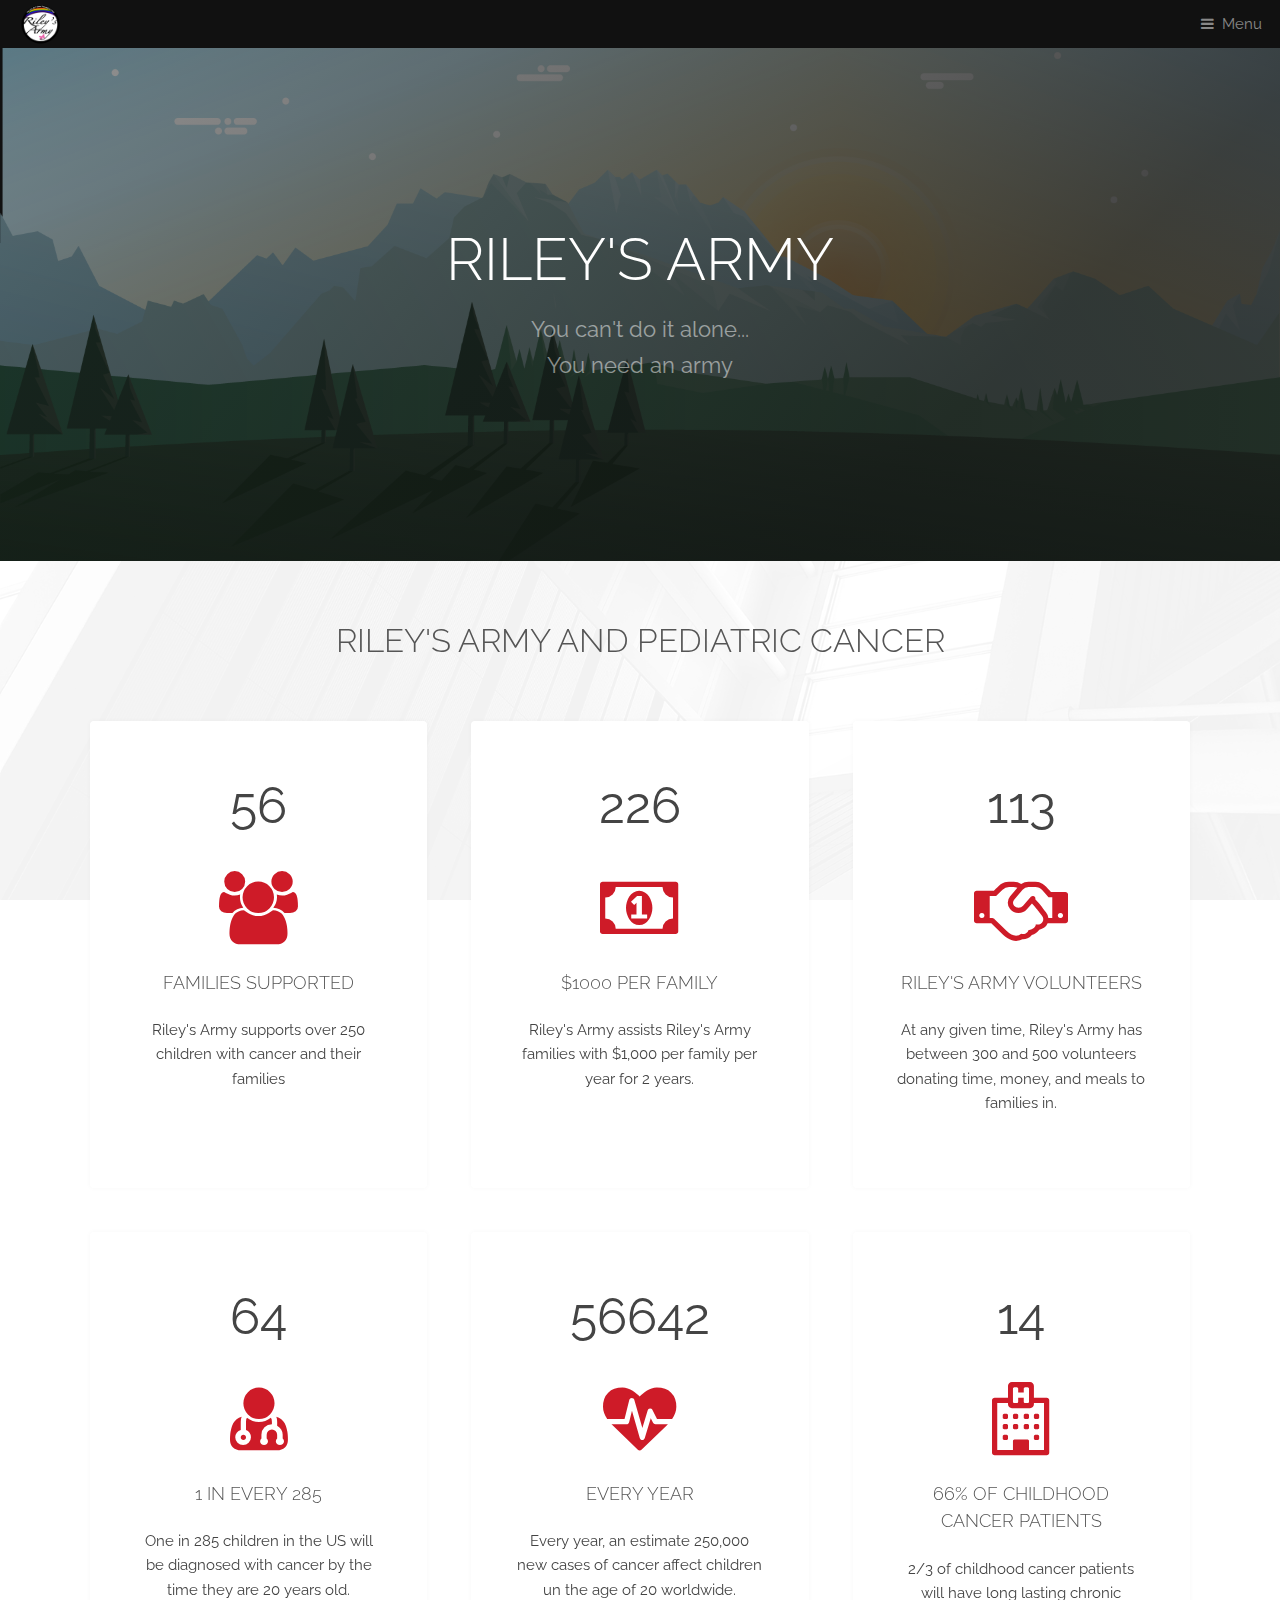
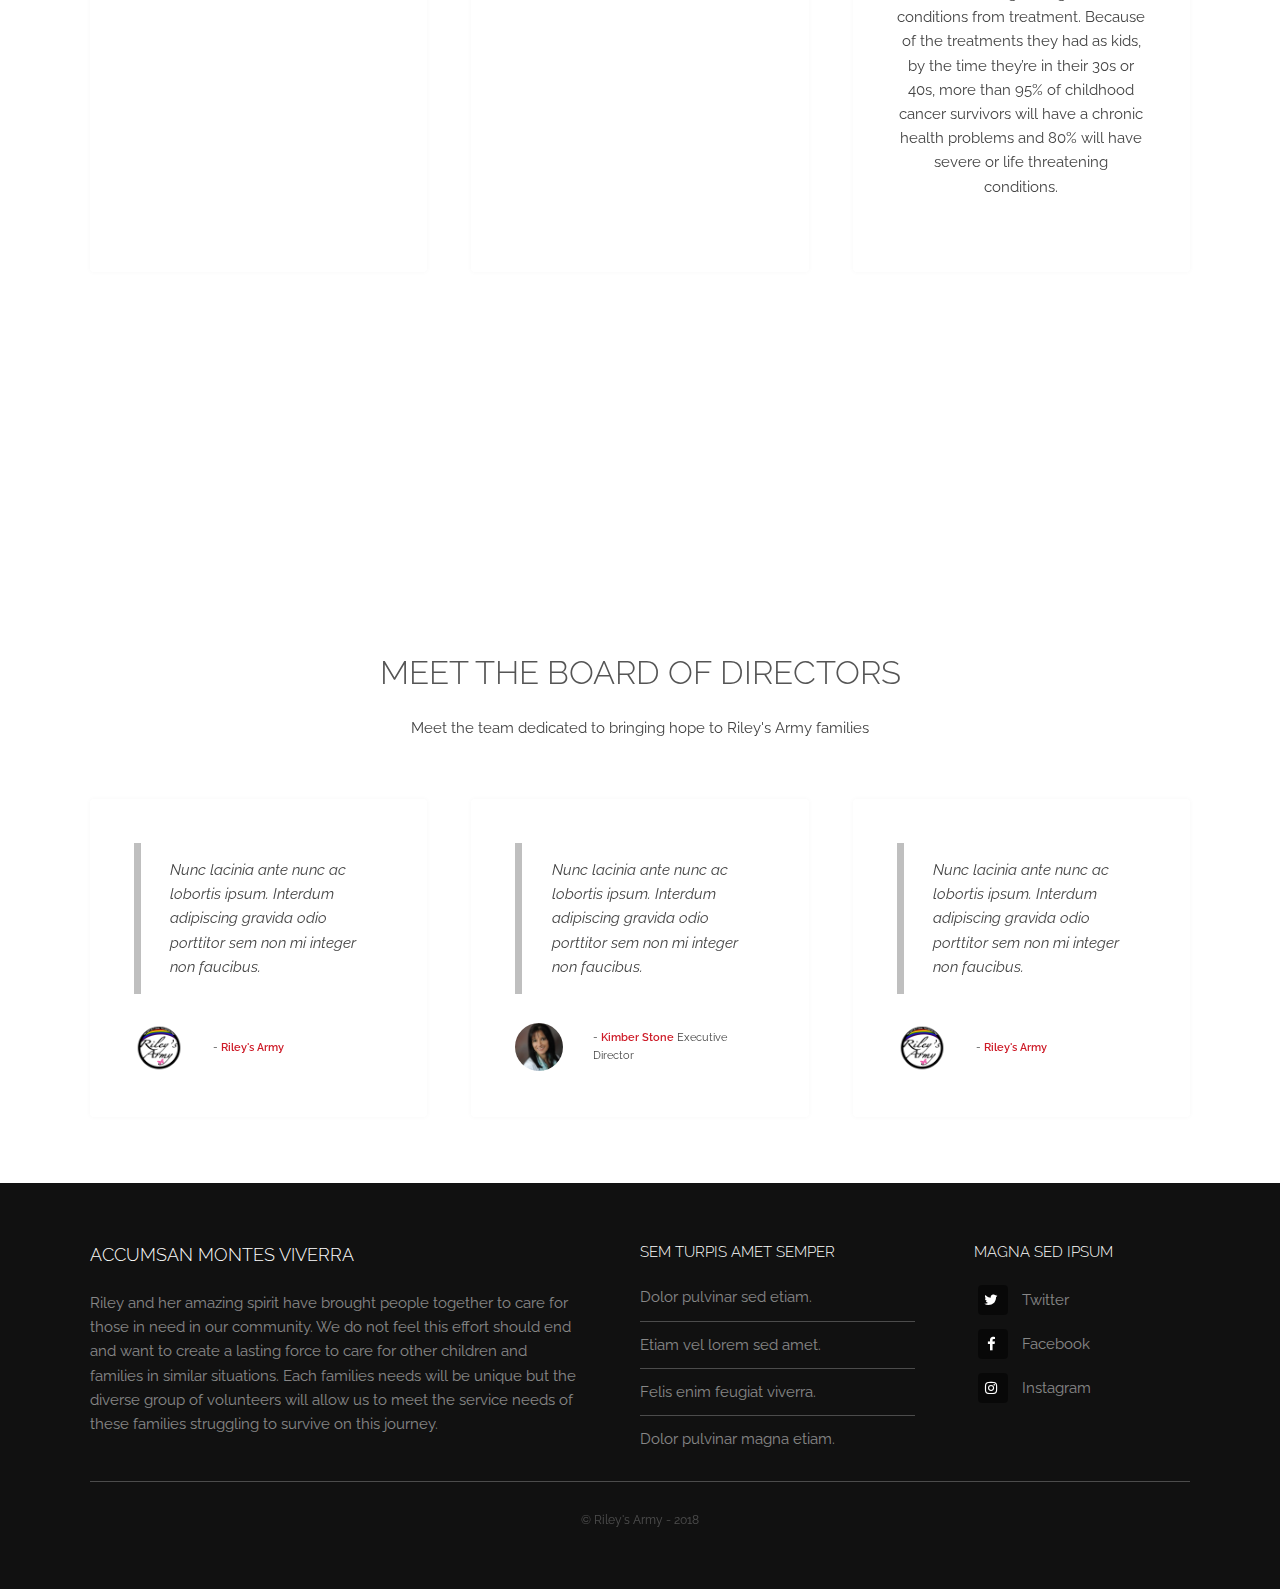
<file: index.html>
<!DOCTYPE HTML>
<html>
	<head>
		<title>Riley's Army</title>
		<meta charset="utf-8" />
		<meta name="viewport" content="width=device-width, initial-scale=1, user-scalable=no" />
		<meta name="description" content="" />
		<meta name="keywords" content="" />
		<link rel="stylesheet" href="assets/css/main.css" />
	</head>
	<body class="is-preload">

		<!-- Header -->
			<header id="header">
				<a class="logo" href="index.html"><img src="images/RA(1).png" style="height: 45px; width: 45px; margin-top: 2px;"><span style="margin-bottom: 20px;"></span></a>
				<nav>
					<a href="#menu">Menu</a>
				</nav>
			</header>

		<!-- Nav -->
			<nav id="menu">
				<ul class="links">
					<li><a href="index.html">Home</a></li>
					<li><a href="#">About</a></li>
					<li><a href="#">Contact</a></li>
				</ul>
			</nav>

		<!-- Banner -->
			<section id="banner">
				<div class="inner">
					<h1>Riley's Army</h1>
					<p>You can't do it alone...<Br />You need an army</p>
				</div>
				<video autoplay loop muted playsinline src="images/banner.mp4"></video>
			</section>

		<!-- Highlights -->
			<section class="wrapper">
				<div class="inner">
					<header class="special">
						<h2>Riley's Army and Pediatric Cancer</h2>
						<p></p>
					</header>
					<div class="highlights">
						<section>
							<div class="content">
								<header>
									<div class="counter" data-count="250"></div>
									<a href="#" class="icon fa-group"><span class="label">Icon</span></a>
									<h3>Families Supported</h3>
								</header>
								<p>Riley's Army supports over 250 children with cancer and their families</p>
							</div>
						</section>
						<section>
							<div class="content">
								<header>
									<div class="counter" data-count="1000"></div>
									<a href="#" class="icon fa-money"><span class="label">Icon</span></a>
									<h3>$1000 Per Family</h3>
								</header>
								<p>Riley's Army assists Riley's Army families with $1,000 per family per year for 2 years. </p>
							</div>
						</section>
						<section>
							<div class="content">
								<header>
									<div class="counter" data-count="500"></div>
									<a href="#" class="icon fa-handshake-o"><span class="label">Icon</span></a>
									<h3>Riley's Army Volunteers</h3>
								</header>
								<p>At any given time, Riley's Army has between 300 and 500 volunteers donating time, money, and meals to families in.</p>
							</div>
						</section>
						<section>
							<div class="content">
								<header>
									<div class="counter" data-count="285"></div>
									<a href="#" class="icon fa-user-md"><span class="label">Icon</span></a>
									<h3>1 in every 285</h3>
								</header>
								<p>One in 285 children in the US will be diagnosed with cancer by the time they are 20 years old.</p>
							</div>
						</section>
						<section>
							<div class="content">
								<header>
									<div class="counter" data-count="250000"></div>
									<a href="#" class="icon fa-heartbeat"><span class="label">Icon</span></a>
									<h3>Every Year</h3>
								</header>
								<p>Every year, an estimate 250,000 new cases of cancer affect children un the age of 20  worldwide.</p>
							</div>
						</section>
						<section>
							<div class="content">
								<header>
									<div class="counter" data-count="66"></div>
									<a href="#" class="icon fa-hospital-o"><span class="label">Icon</span></a>
									<h3>66% of Childhood Cancer Patients</h3>
								</header>
								<p>2/3 of childhood cancer patients will have long lasting chronic conditions from treatment.  Because of the treatments they had as kids, by the time they’re in their 30s or 40s, more than 95% of childhood cancer survivors will have a chronic health problems and 80% will have severe or life threatening conditions.</p>
							</div>
						</section>
					</div>
				</div>
			</section>

		<!-- CTA -->
			<section id="cta" class="wrapper">
				<div class="inner">
					<h2>Curabitur ullamcorper ultricies</h2>
					<p>Nunc lacinia ante nunc ac lobortis. Interdum adipiscing gravida odio porttitor sem non mi integer non faucibus ornare mi ut ante amet placerat aliquet. Volutpat eu sed ante lacinia sapien lorem accumsan varius montes viverra nibh in adipiscing. Lorem ipsum dolor vestibulum ante ipsum primis in faucibus vestibulum. Blandit adipiscing eu felis iaculis volutpat ac adipiscing sed feugiat eu faucibus. Integer ac sed amet praesent. Nunc lacinia ante nunc ac gravida.</p>
				</div>
			</section>

		<!-- Testimonials -->
			<section class="wrapper">
				<div class="inner">
					<header class="special">
						<h2>Meet the Board of Directors</h2>
						<p>Meet the team dedicated to bringing hope to Riley's Army families</p>
					</header>
					<div class="testimonials">
						<section>
							<div class="content">
								<blockquote>
									<p>Nunc lacinia ante nunc ac lobortis ipsum. Interdum adipiscing gravida odio porttitor sem non mi integer non faucibus.</p>
								</blockquote>
								<div class="author">
									<div class="image">
										<img src="images/RA(1).png" alt="" />
									</div>
									<p class="credit">- <strong>Riley's Army</strong> <span></span></p>
								</div>
							</div>
						</section>
						<section>
							<div class="content">
								<blockquote>
									<p>Nunc lacinia ante nunc ac lobortis ipsum. Interdum adipiscing gravida odio porttitor sem non mi integer non faucibus.</p>
								</blockquote>
								<div class="author">
									<div class="image">
										<img src="images/pic03.jpg" alt="" />
									</div>
									<p class="credit">- <strong>Kimber Stone</strong> <span>Executive Director</span></p>
								</div>
							</div>
						</section>
						<section>
							<div class="content">
								<blockquote>
									<p>Nunc lacinia ante nunc ac lobortis ipsum. Interdum adipiscing gravida odio porttitor sem non mi integer non faucibus.</p>
								</blockquote>
								<div class="author">
									<div class="image">
										<img src="images/RA(1).png" alt="" />
									</div>
									<p class="credit">- <strong>Riley's Army</strong> <span></span></p>
								</div>
							</div>
						</section>
					</div>
				</div>
			</section>

		<!-- Footer -->
			<footer id="footer">
				<div class="inner">
					<div class="content">
						<section>
							<h3>Accumsan montes viverra</h3>
							<p>Riley and her amazing spirit have brought people together to care for those in need in our community. We do not feel this effort should end and want to create a lasting force to care for other children and families in similar situations. Each families needs will be unique but the diverse group of volunteers will allow us to meet the service needs of these families struggling to survive on this journey.</p>
						</section>
						<section>
							<h4>Sem turpis amet semper</h4>
							<ul class="alt">
								<li><a href="#">Dolor pulvinar sed etiam.</a></li>
								<li><a href="#">Etiam vel lorem sed amet.</a></li>
								<li><a href="#">Felis enim feugiat viverra.</a></li>
								<li><a href="#">Dolor pulvinar magna etiam.</a></li>
							</ul>
						</section>
						<section>
							<h4>Magna sed ipsum</h4>
							<ul class="plain">
								<li><a href="#"><i class="icon fa-twitter">&nbsp;</i>Twitter</a></li>
								<li><a href="#"><i class="icon fa-facebook">&nbsp;</i>Facebook</a></li>
								<li><a href="#"><i class="icon fa-instagram">&nbsp;</i>Instagram</a></li>
							</ul>
						</section>
					</div>
					<div class="copyright">
						&copy; Riley's Army - 2018
					</div>
				</div>
			</footer>

		<!-- Scripts -->
			<script src="assets/js/jquery.min.js"></script>
			<script src="assets/js/browser.min.js"></script>
			<script src="assets/js/breakpoints.min.js"></script>
			<script src="assets/js/util.js"></script>
			<script src="assets/js/main.js"></script>

	</body>
</html>
</file>
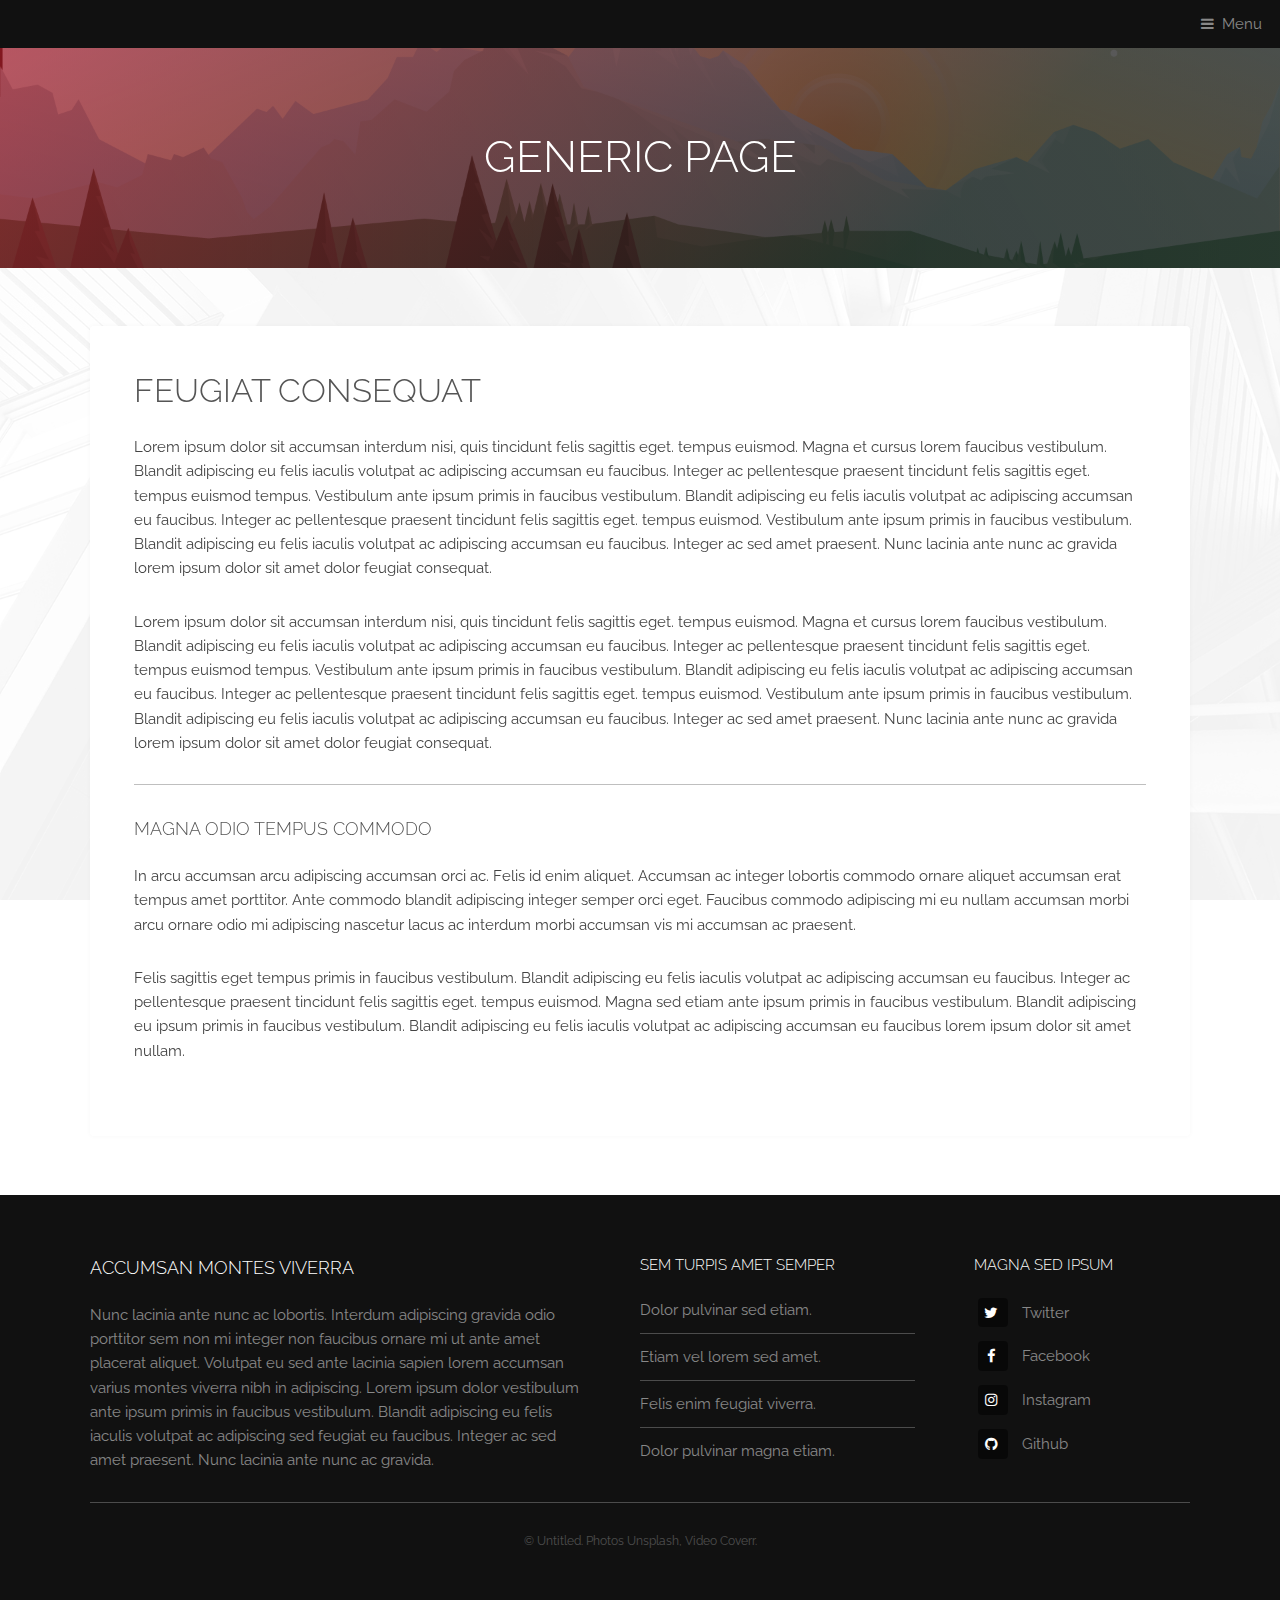
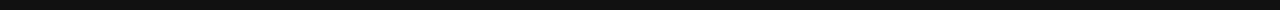
<file: generic.html>
<!DOCTYPE HTML>
<html>
	<head>
		<title></title>
		<meta charset="utf-8" />
		<meta name="viewport" content="width=device-width, initial-scale=1, user-scalable=no" />
		<meta name="description" content="" />
		<meta name="keywords" content="" />
		<link rel="stylesheet" href="assets/css/main.css" />
	</head>
	<body class="is-preload">

		<!-- Header -->
			<header id="header">
				<a class="logo" href="index.html"></a>
				<nav>
					<a href="#menu">Menu</a>
				</nav>
			</header>

		<!-- Nav -->
			<nav id="menu">
				<ul class="links">
					<li><a href="index.html">Home</a></li>
					<li><a href="elements.html">Elements</a></li>
					<li><a href="generic.html">Generic</a></li>
				</ul>
			</nav>

		<!-- Heading -->
			<div id="heading" >
				<h1>Generic Page</h1>
			</div>

		<!-- Main -->
			<section id="main" class="wrapper">
				<div class="inner">
					<div class="content">
						<header>
							<h2>Feugiat consequat</h2>
						</header>
						<p>Lorem ipsum dolor sit accumsan interdum nisi, quis tincidunt felis sagittis eget. tempus euismod. Magna et cursus lorem faucibus vestibulum. Blandit adipiscing eu felis iaculis volutpat ac adipiscing accumsan eu faucibus. Integer ac pellentesque praesent tincidunt felis sagittis eget. tempus euismod tempus. Vestibulum ante ipsum primis in faucibus vestibulum. Blandit adipiscing eu felis iaculis volutpat ac adipiscing accumsan eu faucibus. Integer ac pellentesque praesent tincidunt felis sagittis eget. tempus euismod. Vestibulum ante ipsum primis in faucibus vestibulum. Blandit adipiscing eu felis iaculis volutpat ac adipiscing accumsan eu faucibus. Integer ac sed amet praesent. Nunc lacinia ante nunc ac gravida lorem ipsum dolor sit amet dolor feugiat consequat. </p>
						<p>Lorem ipsum dolor sit accumsan interdum nisi, quis tincidunt felis sagittis eget. tempus euismod. Magna et cursus lorem faucibus vestibulum. Blandit adipiscing eu felis iaculis volutpat ac adipiscing accumsan eu faucibus. Integer ac pellentesque praesent tincidunt felis sagittis eget. tempus euismod tempus. Vestibulum ante ipsum primis in faucibus vestibulum. Blandit adipiscing eu felis iaculis volutpat ac adipiscing accumsan eu faucibus. Integer ac pellentesque praesent tincidunt felis sagittis eget. tempus euismod. Vestibulum ante ipsum primis in faucibus vestibulum. Blandit adipiscing eu felis iaculis volutpat ac adipiscing accumsan eu faucibus. Integer ac sed amet praesent. Nunc lacinia ante nunc ac gravida lorem ipsum dolor sit amet dolor feugiat consequat. </p>
						<hr />
						<h3>Magna odio tempus commodo</h3>
						<p>In arcu accumsan arcu adipiscing accumsan orci ac. Felis id enim aliquet. Accumsan ac integer lobortis commodo ornare aliquet accumsan erat tempus amet porttitor. Ante commodo blandit adipiscing integer semper orci eget. Faucibus commodo adipiscing mi eu nullam accumsan morbi arcu ornare odio mi adipiscing nascetur lacus ac interdum morbi accumsan vis mi accumsan ac praesent.</p>
						<p>Felis sagittis eget tempus primis in faucibus vestibulum. Blandit adipiscing eu felis iaculis volutpat ac adipiscing accumsan eu faucibus. Integer ac pellentesque praesent tincidunt felis sagittis eget. tempus euismod. Magna sed etiam ante ipsum primis in faucibus vestibulum. Blandit adipiscing eu ipsum primis in faucibus vestibulum. Blandit adipiscing eu felis iaculis volutpat ac adipiscing accumsan eu faucibus lorem ipsum dolor sit amet nullam.</p>
					</div>
				</div>
			</section>

		<!-- Footer -->
			<footer id="footer">
				<div class="inner">
					<div class="content">
						<section>
							<h3>Accumsan montes viverra</h3>
							<p>Nunc lacinia ante nunc ac lobortis. Interdum adipiscing gravida odio porttitor sem non mi integer non faucibus ornare mi ut ante amet placerat aliquet. Volutpat eu sed ante lacinia sapien lorem accumsan varius montes viverra nibh in adipiscing. Lorem ipsum dolor vestibulum ante ipsum primis in faucibus vestibulum. Blandit adipiscing eu felis iaculis volutpat ac adipiscing sed feugiat eu faucibus. Integer ac sed amet praesent. Nunc lacinia ante nunc ac gravida.</p>
						</section>
						<section>
							<h4>Sem turpis amet semper</h4>
							<ul class="alt">
								<li><a href="#">Dolor pulvinar sed etiam.</a></li>
								<li><a href="#">Etiam vel lorem sed amet.</a></li>
								<li><a href="#">Felis enim feugiat viverra.</a></li>
								<li><a href="#">Dolor pulvinar magna etiam.</a></li>
							</ul>
						</section>
						<section>
							<h4>Magna sed ipsum</h4>
							<ul class="plain">
								<li><a href="#"><i class="icon fa-twitter">&nbsp;</i>Twitter</a></li>
								<li><a href="#"><i class="icon fa-facebook">&nbsp;</i>Facebook</a></li>
								<li><a href="#"><i class="icon fa-instagram">&nbsp;</i>Instagram</a></li>
								<li><a href="#"><i class="icon fa-github">&nbsp;</i>Github</a></li>
							</ul>
						</section>
					</div>
					<div class="copyright">
						&copy; Untitled. Photos <a href="https://unsplash.co">Unsplash</a>, Video <a href="https://coverr.co">Coverr</a>.
					</div>
				</div>
			</footer>

		<!-- Scripts -->
			<script src="assets/js/jquery.min.js"></script>
			<script src="assets/js/browser.min.js"></script>
			<script src="assets/js/breakpoints.min.js"></script>
			<script src="assets/js/util.js"></script>
			<script src="assets/js/main.js"></script>

	</body>
</html>
</file>
<file: assets/css/main.css>
@import url(font-awesome.min.css);
@import url("https://fonts.googleapis.com/css?family=Raleway:200,300,400,500,600");
@import url(https://fonts.googleapis.com/css?family=Source+Sans+Pro:400,200,200italic,300,300italic,400italic,600,600italic,700,700italic,900,900italic);

/* Basic */
@-ms-viewport {
  width: device-width; }
body {
  -ms-overflow-style: scrollbar; }

@media screen and (max-width: 480px) {
  html, body {
    min-width: 320px; } }
html {
  box-sizing: border-box; }

*, *:before, *:after {
  box-sizing: inherit; }

body {
  background: #ffffff; }
  body.is-preload *, body.is-preload *:before, body.is-preload *:after {
    -moz-animation: none !important;
    -webkit-animation: none !important;
    -ms-animation: none !important;
    animation: none !important;
    -moz-transition: none !important;
    -webkit-transition: none !important;
    -ms-transition: none !important;
    transition: none !important; }

html, body, div, span, applet, object,
iframe, h1, h2, h3, h4, h5, h6, p, blockquote,
pre, a, abbr, acronym, address, big, cite,
code, del, dfn, em, img, ins, kbd, q, s, samp,
small, strike, strong, sub, sup, tt, var, b,
u, i, center, dl, dt, dd, ol, ul, li, fieldset,
form, label, legend, table, caption, tbody,
tfoot, thead, tr, th, td, article, aside,
canvas, details, embed, figure, figcaption,
footer, header, hgroup, menu, nav, output, ruby,
section, summary, time, mark, audio, video {
  margin: 0;
  padding: 0;
  border: 0;
  font-size: 100%;
  font: inherit;
  vertical-align: baseline; }

article, aside, details, figcaption, figure,
footer, header, hgroup, menu, nav, section {
  display: block; }

body {
  line-height: 1; }

ol, ul {
  list-style: none; }

blockquote, q {
  quotes: none; }
  blockquote:before, blockquote:after, q:before, q:after {
    content: '';
    content: none; }

table {
  border-collapse: collapse;
  border-spacing: 0; }

body {
  -webkit-text-size-adjust: none; }

mark {
  background-color: transparent;
  color: inherit; }

input::-moz-focus-inner {
  border: 0;
  padding: 0; }

input, select, textarea {
  -moz-appearance: none;
  -webkit-appearance: none;
  -ms-appearance: none;
  appearance: none; }

/* Typography */
html {
  font-size: 13pt; }
  @media screen and (max-width: 1680px) {
    html {
      font-size: 11pt; } }
  @media screen and (max-width: 980px) {
    html {
      font-size: 12pt; } }
  @media screen and (max-width: 480px) {
    html {
      font-size: 11pt; } }

body {
  background-color: #ffffff;
  color: #444444; }

body, input, select, textarea {
  font-family: "Raleway", Arial, Helvetica, sans-serif;
  font-weight: 400;
  font-size: 1rem;
  line-height: 1.65; }

a {
  -moz-transition: color 0.2s ease-in-out;
  -webkit-transition: color 0.2s ease-in-out;
  -ms-transition: color 0.2s ease-in-out;
  transition: color 0.2s ease-in-out;
  text-decoration: underline; }
  a:hover {
    text-decoration: none; }

strong, b {
  font-weight: 600; }

em, i {
  font-style: italic; }

p {
  margin: 0 0 2rem 0; }

header.special {
  text-align: center;
  margin-bottom: 4rem; }
  header.special p {
    max-width: 75%;
    margin-left: auto;
    margin-right: auto; }

h1, h2, h3, h4, h5, h6 {
  font-weight: 300;
  line-height: 1.5;
  text-transform: uppercase;
  margin: 0 0 1.5rem 0; }
  h1 a, h2 a, h3 a, h4 a, h5 a, h6 a {
    color: inherit;
    text-decoration: none; }

h1 {
  font-size: 3rem;
  line-height: 1.2; }

h2 {
  font-size: 2.25rem;
  line-height: 1.3; }

h3 {
  font-size: 1.25rem; }

h4 {
  font-size: 1rem; }

h5 {
  font-size: 0.9rem; }

h6 {
  font-size: 0.7rem; }

@media screen and (max-width: 736px) {
  h1 {
    font-size: 2.75rem;
    line-height: 1.3; }

  h2 {
    font-size: 1.75rem;
    line-height: 1.5; }

  h3 {
    font-size: 1.25rem; } }
sub {
  font-size: 0.8rem;
  position: relative;
  top: 0.5rem; }

sup {
  font-size: 0.8rem;
  position: relative;
  top: -0.5rem; }

blockquote {
  border-left: solid 0.5rem;
  font-style: italic;
  margin: 0 0 2rem 0;
  padding: 1rem 0 1rem 2rem; }

code {
  border-radius: 4px;
  border: solid 1px;
  font-family: "Courier New", monospace;
  font-size: 0.9rem;
  margin: 0 0.25rem;
  padding: 0.25rem 0.65rem; }

pre {
  -webkit-overflow-scrolling: touch;
  font-family: "Courier New", monospace;
  font-size: 0.9rem;
  margin: 0 0 2rem 0; }
  pre code {
    display: block;
    line-height: 1.75;
    padding: 1rem 1.5rem;
    overflow-x: auto; }

hr {
  border: 0;
  border-bottom: solid 1px;
  margin: 2rem 0; }
  hr.major {
    margin: 4rem 0; }

input, select, textarea {
  color: #555555; }

a {
  color: #ce1b28; }

strong, b {
  color: #555555; }

h1, h2, h3, h4, h5, h6 {
  color: #555555; }

blockquote {
  border-left-color: rgba(0, 0, 0, 0.25); }

code {
  background: rgba(0, 0, 0, 0.075);
  border-color: rgba(0, 0, 0, 0.25); }

hr {
  border-bottom-color: rgba(0, 0, 0, 0.25); }

/* Inner */
.inner {
  margin: 0 auto;
  width: 75rem;
  max-width: calc(100% - 6rem); }
  @media screen and (max-width: 480px) {
    .inner {
      max-width: calc(100% - 3rem); } }

/* Button */
input[type="submit"],
input[type="reset"],
input[type="button"],
button,
.button {
  -moz-appearance: none;
  -webkit-appearance: none;
  -ms-appearance: none;
  appearance: none;
  -moz-transition: background-color 0.2s ease-in-out, box-shadow 0.2s ease-in-out, color 0.2s ease-in-out;
  -webkit-transition: background-color 0.2s ease-in-out, box-shadow 0.2s ease-in-out, color 0.2s ease-in-out;
  -ms-transition: background-color 0.2s ease-in-out, box-shadow 0.2s ease-in-out, color 0.2s ease-in-out;
  transition: background-color 0.2s ease-in-out, box-shadow 0.2s ease-in-out, color 0.2s ease-in-out;
  border: 0;
  border-radius: 4px;
  cursor: pointer;
  display: inline-block;
  font-weight: 600;
  height: 3.25rem;
  line-height: 3.25rem;
  padding: 0 1.75rem;
  text-align: center;
  text-decoration: none;
  white-space: nowrap; }
  input[type="submit"].small,
  input[type="reset"].small,
  input[type="button"].small,
  button.small,
  .button.small {
    font-size: 0.8rem;
    height: 2.4375rem;
    line-height: 2.4375rem;
    padding: 0 1.25rem; }
  input[type="submit"].large,
  input[type="reset"].large,
  input[type="button"].large,
  button.large,
  .button.large {
    font-size: 1.35rem;
    height: 4.0625rem;
    line-height: 4.0625rem;
    padding: 0 2rem; }
  input[type="submit"].wide,
  input[type="reset"].wide,
  input[type="button"].wide,
  button.wide,
  .button.wide {
    min-width: 13rem; }
  input[type="submit"].icon:before,
  input[type="reset"].icon:before,
  input[type="button"].icon:before,
  button.icon:before,
  .button.icon:before {
    margin-right: 0.5rem; }
  input[type="submit"].fit,
  input[type="reset"].fit,
  input[type="button"].fit,
  button.fit,
  .button.fit {
    width: 100%; }
  input[type="submit"].disabled, input[type="submit"]:disabled,
  input[type="reset"].disabled,
  input[type="reset"]:disabled,
  input[type="button"].disabled,
  input[type="button"]:disabled,
  button.disabled,
  button:disabled,
  .button.disabled,
  .button:disabled {
    pointer-events: none;
    opacity: 0.25; }

input[type="submit"],
input[type="reset"],
input[type="button"],
button,
.button {
  background-color: transparent;
  box-shadow: inset 0 0 0 1px #555555;
  color: #555555 !important; }
  input[type="submit"]:hover,
  input[type="reset"]:hover,
  input[type="button"]:hover,
  button:hover,
  .button:hover {
    box-shadow: inset 0 0 0 1px #ce1b28;
    color: #ce1b28 !important; }
    input[type="submit"]:hover:active,
    input[type="reset"]:hover:active,
    input[type="button"]:hover:active,
    button:hover:active,
    .button:hover:active {
      background-color: rgba(206, 27, 40, 0.25); }
  input[type="submit"].primary,
  input[type="reset"].primary,
  input[type="button"].primary,
  button.primary,
  .button.primary {
    box-shadow: none;
    background-color: #ce1b28;
    color: #ffffff !important; }
    input[type="submit"].primary:hover,
    input[type="reset"].primary:hover,
    input[type="button"].primary:hover,
    button.primary:hover,
    .button.primary:hover {
      background-color: #e2212f;
      box-shadow: none; }
      input[type="submit"].primary:hover:active,
      input[type="reset"].primary:hover:active,
      input[type="button"].primary:hover:active,
      button.primary:hover:active,
      .button.primary:hover:active {
        background-color: #b71824; }

/* Form */
form {
  margin: 0 0 2rem 0; }

input[type="text"],
input[type="password"],
input[type="email"],
input[type="tel"],
input[type="search"],
input[type="url"],
select,
textarea {
  -moz-appearance: none;
  -webkit-appearance: none;
  -ms-appearance: none;
  appearance: none;
  border-radius: 4px;
  border: none;
  border: solid 1px;
  color: inherit;
  display: block;
  outline: 0;
  padding: 0 1rem;
  text-decoration: none;
  width: 100%; }
  input[type="text"]:invalid,
  input[type="password"]:invalid,
  input[type="email"]:invalid,
  input[type="tel"]:invalid,
  input[type="search"]:invalid,
  input[type="url"]:invalid,
  select:invalid,
  textarea:invalid {
    box-shadow: none; }

label {
  display: block;
  font-size: 1rem;
  font-weight: 600;
  margin: 0 0 1rem 0; }

input[type="text"],
input[type="password"],
input[type="email"],
input[type="tel"],
input[type="search"],
input[type="url"] {
  height: 3.25rem; }

select {
  background-size: 1.25rem;
  background-repeat: no-repeat;
  background-position: calc(100% - 1rem) center;
  height: 3.25rem;
  padding-right: 3.25rem;
  text-overflow: ellipsis; }
  select:focus::-ms-value {
    background-color: transparent; }
  select::-ms-expand {
    display: none; }

textarea {
  padding: 0.75rem 1rem; }

input[type="checkbox"],
input[type="radio"] {
  -moz-appearance: none;
  -webkit-appearance: none;
  -ms-appearance: none;
  appearance: none;
  display: block;
  float: left;
  margin-right: -2rem;
  opacity: 0;
  width: 1rem;
  z-index: -1; }
  input[type="checkbox"] + label,
  input[type="radio"] + label {
    text-decoration: none;
    cursor: pointer;
    display: inline-block;
    font-size: 1rem;
    font-weight: 400;
    padding-left: 2.825rem;
    padding-right: 0.875rem;
    position: relative; }
    input[type="checkbox"] + label:before,
    input[type="radio"] + label:before {
      -moz-osx-font-smoothing: grayscale;
      -webkit-font-smoothing: antialiased;
      font-family: FontAwesome;
      font-style: normal;
      font-weight: normal;
      text-transform: none !important; }
    input[type="checkbox"] + label:before,
    input[type="radio"] + label:before {
      border-radius: 4px;
      border: solid 1px;
      content: '';
      display: inline-block;
      height: 1.95rem;
      left: 0;
      line-height: 1.86875rem;
      position: absolute;
      text-align: center;
      top: -0.1625rem;
      width: 1.95rem; }
  input[type="checkbox"]:checked + label:before,
  input[type="radio"]:checked + label:before {
    content: '\f00c'; }

input[type="checkbox"] + label:before {
  border-radius: 4px; }

input[type="radio"] + label:before {
  border-radius: 100%; }

::-webkit-input-placeholder {
  opacity: 1.0; }

:-moz-placeholder {
  opacity: 1.0; }

::-moz-placeholder {
  opacity: 1.0; }

:-ms-input-placeholder {
  opacity: 1.0; }

label {
  color: #555555; }

input[type="text"],
input[type="password"],
input[type="email"],
input[type="tel"],
input[type="search"],
input[type="url"],
select,
textarea {
  background-color: rgba(0, 0, 0, 0.075);
  border-color: rgba(0, 0, 0, 0.25); }
  input[type="text"]:focus,
  input[type="password"]:focus,
  input[type="email"]:focus,
  input[type="tel"]:focus,
  input[type="search"]:focus,
  input[type="url"]:focus,
  select:focus,
  textarea:focus {
    border-color: #ce1b28;
    box-shadow: 0 0 0 1px #ce1b28; }

select {
  background-image: url("data:image/svg+xml;charset=utf8,%3Csvg xmlns='http://www.w3.org/2000/svg' width='40' height='40' preserveAspectRatio='none' viewBox='0 0 40 40'%3E%3Cpath d='M9.4,12.3l10.4,10.4l10.4-10.4c0.2-0.2,0.5-0.4,0.9-0.4c0.3,0,0.6,0.1,0.9,0.4l3.3,3.3c0.2,0.2,0.4,0.5,0.4,0.9 c0,0.4-0.1,0.6-0.4,0.9L20.7,31.9c-0.2,0.2-0.5,0.4-0.9,0.4c-0.3,0-0.6-0.1-0.9-0.4L4.3,17.3c-0.2-0.2-0.4-0.5-0.4-0.9 c0-0.4,0.1-0.6,0.4-0.9l3.3-3.3c0.2-0.2,0.5-0.4,0.9-0.4S9.1,12.1,9.4,12.3z' fill='rgba(0, 0, 0, 0.25)' /%3E%3C/svg%3E"); }
  select option {
    color: #444444;
    background-color: #ffffff; }

input[type="checkbox"] + label,
input[type="radio"] + label {
  color: #444444; }
  input[type="checkbox"] + label:before,
  input[type="radio"] + label:before {
    background: rgba(0, 0, 0, 0.075);
    border-color: rgba(0, 0, 0, 0.25); }
input[type="checkbox"]:checked + label:before,
input[type="radio"]:checked + label:before {
  background-color: #ce1b28;
  border-color: #ce1b28;
  color: #ffffff; }
input[type="checkbox"]:focus + label:before,
input[type="radio"]:focus + label:before {
  border-color: #ce1b28;
  box-shadow: 0 0 0 1px #ce1b28; }

::-webkit-input-placeholder {
  color: #bbbbbb !important; }

:-moz-placeholder {
  color: #bbbbbb !important; }

::-moz-placeholder {
  color: #bbbbbb !important; }

:-ms-input-placeholder {
  color: #bbbbbb !important; }

/* List */
ol {
  list-style: decimal;
  margin: 0 0 2rem 0;
  padding-left: 1.25rem; }
  ol li {
    padding-left: 0.25rem; }

ul {
  list-style: disc;
  margin: 0 0 2rem 0;
  padding-left: 1rem; }
  ul li {
    padding-left: 0.325rem; }
  ul.plain {
    list-style: none;
    padding-left: 0; }
    ul.plain li {
      margin-bottom: 1rem; }
      ul.plain li .icon {
        border-radius: 4px;
        color: #ffffff;
        display: inline-block;
        margin-right: 1rem;
        text-align: center;
        width: 2rem;
        height: 2rem;
        line-height: 2rem;
        background: rgba(0, 0, 0, 0.5); }
  ul.alt {
    list-style: none;
    padding-left: 0; }
    ul.alt li {
      border-top: solid 1px;
      padding: 0.75rem 0; }
      ul.alt li:first-child {
        border-top: 0;
        padding-top: 0; }
      ul.alt li:last-child {
        padding-bottom: 0; }

dl {
  margin: 0 0 2rem 0; }
  dl dt {
    display: block;
    font-weight: 600;
    margin: 0 0 1rem 0; }
  dl dd {
    margin-left: 1.5rem; }

ul.alt li {
  border-top-color: rgba(0, 0, 0, 0.25); }

/* Table */
.table-wrapper {
  -webkit-overflow-scrolling: touch;
  overflow-x: auto; }

table {
  margin: 0 0 2rem 0;
  width: 100%; }
  table tbody tr {
    border: solid 1px;
    border-left: 0;
    border-right: 0; }
  table td {
    padding: 0.75rem 0.75rem; }
  table th {
    font-size: 0.9rem;
    font-weight: 600;
    padding: 0 0.75rem 0.75rem 0.75rem;
    text-align: left; }
  table thead {
    border-bottom: solid 2px; }
  table tfoot {
    border-top: solid 2px; }
  table.alt {
    border-collapse: separate; }
    table.alt tbody tr td {
      border: solid 1px;
      border-left-width: 0;
      border-top-width: 0; }
      table.alt tbody tr td:first-child {
        border-left-width: 1px; }
    table.alt tbody tr:first-child td {
      border-top-width: 1px; }
    table.alt thead {
      border-bottom: 0; }
    table.alt tfoot {
      border-top: 0; }

table tbody tr {
  border-color: rgba(0, 0, 0, 0.25); }
  table tbody tr:nth-child(2n + 1) {
    background-color: rgba(0, 0, 0, 0.075); }
table th {
  color: #555555; }
table thead {
  border-bottom-color: rgba(0, 0, 0, 0.25); }
table tfoot {
  border-top-color: rgba(0, 0, 0, 0.25); }
table.alt tbody tr td {
  border-color: rgba(0, 0, 0, 0.25); }

/* Highlights */
.highlights {
  width: 100%;
  margin: 2.5rem 0;
  display: -moz-flex;
  display: -webkit-flex;
  display: -ms-flex;
  display: flex;
  -moz-flex-wrap: wrap;
  -webkit-flex-wrap: wrap;
  -ms-flex-wrap: wrap;
  flex-wrap: wrap;
  -moz-align-items: -moz-stretch;
  -webkit-align-items: -webkit-stretch;
  -ms-align-items: -ms-stretch;
  align-items: stretch; }
  .highlights > * {
    -moz-flex-shrink: 1;
    -webkit-flex-shrink: 1;
    -ms-flex-shrink: 1;
    flex-shrink: 1;
    -moz-flex-grow: 0;
    -webkit-flex-grow: 0;
    -ms-flex-grow: 0;
    flex-grow: 0; }
  .highlights > * {
    width: 33.3333333333%; }
  .highlights > * {
    padding: 1.5rem;
    width: calc(33.3333333333% + 1rem); }
  .highlights > :nth-child(-n + 3) {
    padding-top: 0; }
  .highlights > :nth-last-child(-n + 3) {
    padding-bottom: 0; }
  .highlights > :nth-child(3n + 1) {
    padding-left: 0; }
  .highlights > :nth-child(3n) {
    padding-right: 0; }
  .highlights > :nth-child(3n + 1),
  .highlights > :nth-child(3n) {
    width: calc(33.3333333333% + -0.5rem); }
  .highlights .content {
    border-radius: 4px;
    height: 100%;
    padding: 3rem;
    text-align: center; }
    .highlights .content .icon {
      font-size: 5rem; }
  .highlights > div > :last-child {
    margin-bottom: 0; }
  @media screen and (max-width: 980px) {
    .highlights > * {
      width: 50%; }
    .highlights > * {
      padding: 1rem;
      width: calc(33.3333333333% + 0.6666666667rem); }
    .highlights > :nth-child(-n + 3) {
      padding-top: 1rem; }
    .highlights > :nth-last-child(-n + 3) {
      padding-bottom: 1rem; }
    .highlights > :nth-child(3n + 1) {
      padding-left: 1rem; }
    .highlights > :nth-child(3n) {
      padding-right: 1rem; }
    .highlights > :nth-child(3n + 1),
    .highlights > :nth-child(3n) {
      padding: 1rem;
      width: calc(50% + 1rem); }
    .highlights > * {
      padding: 1rem;
      width: calc(50% + 1rem); }
    .highlights > :nth-child(-n + 2) {
      padding-top: 0; }
    .highlights > :nth-last-child(-n + 2) {
      padding-bottom: 0; }
    .highlights > :nth-child(2n + 1) {
      padding-left: 0; }
    .highlights > :nth-child(2n) {
      padding-right: 0; }
    .highlights > :nth-child(2n + 1),
    .highlights > :nth-child(2n) {
      width: calc(50% + 0rem); }
    .highlights .content {
      padding: 2rem; } }
  @media screen and (max-width: 736px) {
    .highlights > * {
      width: 100%; }
    .highlights > * {
      padding: 1rem;
      width: calc(33.3333333333% + 0.6666666667rem); }
    .highlights > :nth-child(-n + 3) {
      padding-top: 1rem; }
    .highlights > :nth-last-child(-n + 3) {
      padding-bottom: 1rem; }
    .highlights > :nth-child(3n + 1) {
      padding-left: 1rem; }
    .highlights > :nth-child(3n) {
      padding-right: 1rem; }
    .highlights > :nth-child(3n + 1),
    .highlights > :nth-child(3n) {
      padding: 1rem;
      width: calc(100% + 2rem); }
    .highlights > * {
      padding: 1rem;
      width: calc(50% + 1rem); }
    .highlights > :nth-child(-n + 2) {
      padding-top: 1rem; }
    .highlights > :nth-last-child(-n + 2) {
      padding-bottom: 1rem; }
    .highlights > :nth-child(2n + 1) {
      padding-left: 1rem; }
    .highlights > :nth-child(2n) {
      padding-right: 1rem; }
    .highlights > :nth-child(2n + 1),
    .highlights > :nth-child(2n) {
      padding: 1rem;
      width: calc(100% + 2rem); }
    .highlights > * {
      padding: 1rem;
      width: calc(100% + 2rem); }
    .highlights > :nth-child(-n + 1) {
      padding-top: 0; }
    .highlights > :nth-last-child(-n + 1) {
      padding-bottom: 0; }
    .highlights > :nth-child(1n + 1) {
      padding-left: 0; }
    .highlights > :nth-child(1n) {
      padding-right: 0; }
    .highlights > :nth-child(1n + 1),
    .highlights > :nth-child(1n) {
      width: calc(100% + 1rem); } }

.highlights .content {
  background: #ffffff;
  box-shadow: 0px 0px 4px 1px rgba(0, 0, 0, 0.025); }

/* Testimonials */
.testimonials {
  margin: 2.5rem 0;
  width: 100%;
  display: -moz-flex;
  display: -webkit-flex;
  display: -ms-flex;
  display: flex;
  -moz-flex-wrap: wrap;
  -webkit-flex-wrap: wrap;
  -ms-flex-wrap: wrap;
  flex-wrap: wrap;
  -moz-align-items: -moz-stretch;
  -webkit-align-items: -webkit-stretch;
  -ms-align-items: -ms-stretch;
  align-items: stretch; }
  .testimonials > * {
    -moz-flex-shrink: 1;
    -webkit-flex-shrink: 1;
    -ms-flex-shrink: 1;
    flex-shrink: 1;
    -moz-flex-grow: 0;
    -webkit-flex-grow: 0;
    -ms-flex-grow: 0;
    flex-grow: 0; }
  .testimonials > * {
    width: 33.3333333333%; }
  .testimonials > * {
    padding: 1.5rem;
    width: calc(33.3333333333% + 1rem); }
  .testimonials > :nth-child(-n + 3) {
    padding-top: 0; }
  .testimonials > :nth-last-child(-n + 3) {
    padding-bottom: 0; }
  .testimonials > :nth-child(3n + 1) {
    padding-left: 0; }
  .testimonials > :nth-child(3n) {
    padding-right: 0; }
  .testimonials > :nth-child(3n + 1),
  .testimonials > :nth-child(3n) {
    width: calc(33.3333333333% + -0.5rem); }
  .testimonials .content {
    border-radius: 4px;
    height: 100%;
    padding: 3rem; }
    .testimonials .content .author {
      display: -moz-flex;
      display: -webkit-flex;
      display: -ms-flex;
      display: flex;
      -moz-align-items: center;
      -webkit-align-items: center;
      -ms-align-items: center;
      align-items: center; }
      .testimonials .content .author blockquote {
        margin: 0; }
      .testimonials .content .author .image {
        margin-right: 2rem;
        width: 20%; }
        .testimonials .content .author .image img {
          border-radius: 100%;
          max-width: 100%; }
    .testimonials .content .credit {
      font-size: 0.75rem; }
    .testimonials .content p:last-child {
      margin: 0; }
  .testimonials > div > :last-child {
    margin-bottom: 0; }
  @media screen and (max-width: 980px) {
    .testimonials > * {
      width: 50%; }
    .testimonials > * {
      padding: 1rem;
      width: calc(33.3333333333% + 0.6666666667rem); }
    .testimonials > :nth-child(-n + 3) {
      padding-top: 1rem; }
    .testimonials > :nth-last-child(-n + 3) {
      padding-bottom: 1rem; }
    .testimonials > :nth-child(3n + 1) {
      padding-left: 1rem; }
    .testimonials > :nth-child(3n) {
      padding-right: 1rem; }
    .testimonials > :nth-child(3n + 1),
    .testimonials > :nth-child(3n) {
      padding: 1rem;
      width: calc(50% + 1rem); }
    .testimonials > * {
      padding: 1rem;
      width: calc(50% + 1rem); }
    .testimonials > :nth-child(-n + 2) {
      padding-top: 0; }
    .testimonials > :nth-last-child(-n + 2) {
      padding-bottom: 0; }
    .testimonials > :nth-child(2n + 1) {
      padding-left: 0; }
    .testimonials > :nth-child(2n) {
      padding-right: 0; }
    .testimonials > :nth-child(2n + 1),
    .testimonials > :nth-child(2n) {
      width: calc(50% + 0rem); }
    .testimonials .content {
      padding: 2rem; } }
  @media screen and (max-width: 736px) {
    .testimonials > * {
      width: 100%; }
    .testimonials > * {
      padding: 1rem;
      width: calc(33.3333333333% + 0.6666666667rem); }
    .testimonials > :nth-child(-n + 3) {
      padding-top: 1rem; }
    .testimonials > :nth-last-child(-n + 3) {
      padding-bottom: 1rem; }
    .testimonials > :nth-child(3n + 1) {
      padding-left: 1rem; }
    .testimonials > :nth-child(3n) {
      padding-right: 1rem; }
    .testimonials > :nth-child(3n + 1),
    .testimonials > :nth-child(3n) {
      padding: 1rem;
      width: calc(100% + 2rem); }
    .testimonials > * {
      padding: 1rem;
      width: calc(50% + 1rem); }
    .testimonials > :nth-child(-n + 2) {
      padding-top: 1rem; }
    .testimonials > :nth-last-child(-n + 2) {
      padding-bottom: 1rem; }
    .testimonials > :nth-child(2n + 1) {
      padding-left: 1rem; }
    .testimonials > :nth-child(2n) {
      padding-right: 1rem; }
    .testimonials > :nth-child(2n + 1),
    .testimonials > :nth-child(2n) {
      padding: 1rem;
      width: calc(100% + 2rem); }
    .testimonials > * {
      padding: 1rem;
      width: calc(100% + 2rem); }
    .testimonials > :nth-child(-n + 1) {
      padding-top: 0; }
    .testimonials > :nth-last-child(-n + 1) {
      padding-bottom: 0; }
    .testimonials > :nth-child(1n + 1) {
      padding-left: 0; }
    .testimonials > :nth-child(1n) {
      padding-right: 0; }
    .testimonials > :nth-child(1n + 1),
    .testimonials > :nth-child(1n) {
      width: calc(100% + 1rem); } }

.testimonials .content {
  background: #ffffff;
  box-shadow: 0px 0px 4px 1px rgba(0, 0, 0, 0.025); }
  .testimonials .content .credit strong {
    color: #ce1b28; }

/* Actions */
ul.actions {
  display: -moz-flex;
  display: -webkit-flex;
  display: -ms-flex;
  display: flex;
  cursor: default;
  list-style: none;
  margin-left: -1rem;
  padding-left: 0; }
  ul.actions li {
    padding: 0 0 0 1rem;
    vertical-align: middle; }
  ul.actions.special {
    -moz-justify-content: center;
    -webkit-justify-content: center;
    -ms-justify-content: center;
    justify-content: center;
    width: calc(100% + 1rem); }
  ul.actions.stacked {
    -moz-flex-direction: column;
    -webkit-flex-direction: column;
    -ms-flex-direction: column;
    flex-direction: column;
    margin-left: 0; }
    ul.actions.stacked li {
      padding: 1.3rem 0 0 0; }
      ul.actions.stacked li:first-child {
        padding-top: 0; }
  ul.actions.fit {
    width: calc(100% + 1rem); }
    ul.actions.fit li {
      -moz-flex-grow: 1;
      -webkit-flex-grow: 1;
      -ms-flex-grow: 1;
      flex-grow: 1;
      -moz-flex-shrink: 1;
      -webkit-flex-shrink: 1;
      -ms-flex-shrink: 1;
      flex-shrink: 1;
      width: 100%; }
      ul.actions.fit li > * {
        width: 100%; }
    ul.actions.fit.stacked {
      width: 100%; }
  @media screen and (max-width: 480px) {
    ul.actions:not(.fixed) {
      -moz-flex-direction: column;
      -webkit-flex-direction: column;
      -ms-flex-direction: column;
      flex-direction: column;
      margin-left: 0;
      width: 100% !important; }
      ul.actions:not(.fixed) li {
        -moz-flex-grow: 1;
        -webkit-flex-grow: 1;
        -ms-flex-grow: 1;
        flex-grow: 1;
        -moz-flex-shrink: 1;
        -webkit-flex-shrink: 1;
        -ms-flex-shrink: 1;
        flex-shrink: 1;
        padding: 1rem 0 0 0;
        text-align: center;
        width: 100%; }
        ul.actions:not(.fixed) li > * {
          width: 100%; }
        ul.actions:not(.fixed) li:first-child {
          padding-top: 0; }
        ul.actions:not(.fixed) li input[type="submit"],
        ul.actions:not(.fixed) li input[type="reset"],
        ul.actions:not(.fixed) li input[type="button"],
        ul.actions:not(.fixed) li button,
        ul.actions:not(.fixed) li .button {
          width: 100%; }
          ul.actions:not(.fixed) li input[type="submit"].icon:before,
          ul.actions:not(.fixed) li input[type="reset"].icon:before,
          ul.actions:not(.fixed) li input[type="button"].icon:before,
          ul.actions:not(.fixed) li button.icon:before,
          ul.actions:not(.fixed) li .button.icon:before {
            margin-left: -0.5rem; } }

/* Grid */
.row {
  display: flex;
  flex-wrap: wrap;
  box-sizing: border-box; }
  .row > * {
    box-sizing: border-box; }
  .row.gtr-uniform > * > :last-child {
    margin-bottom: 0; }

.row > .imp {
  order: -1; }
.row > .col-1 {
  width: 8.3333333333%; }
.row > .off-1 {
  margin-left: 8.3333333333%; }
.row > .col-2 {
  width: 16.6666666667%; }
.row > .off-2 {
  margin-left: 16.6666666667%; }
.row > .col-3 {
  width: 25%; }
.row > .off-3 {
  margin-left: 25%; }
.row > .col-4 {
  width: 33.3333333333%; }
.row > .off-4 {
  margin-left: 33.3333333333%; }
.row > .col-5 {
  width: 41.6666666667%; }
.row > .off-5 {
  margin-left: 41.6666666667%; }
.row > .col-6 {
  width: 50%; }
.row > .off-6 {
  margin-left: 50%; }
.row > .col-7 {
  width: 58.3333333333%; }
.row > .off-7 {
  margin-left: 58.3333333333%; }
.row > .col-8 {
  width: 66.6666666667%; }
.row > .off-8 {
  margin-left: 66.6666666667%; }
.row > .col-9 {
  width: 75%; }
.row > .off-9 {
  margin-left: 75%; }
.row > .col-10 {
  width: 83.3333333333%; }
.row > .off-10 {
  margin-left: 83.3333333333%; }
.row > .col-11 {
  width: 91.6666666667%; }
.row > .off-11 {
  margin-left: 91.6666666667%; }
.row > .col-12 {
  width: 100%; }
.row > .off-12 {
  margin-left: 100%; }
.row.gtr-0 {
  margin-top: 0;
  margin-left: 0rem; }
  .row.gtr-0 > * {
    padding: 0 0 0 0rem; }
  .row.gtr-0.gtr-uniform {
    margin-top: 0rem; }
    .row.gtr-0.gtr-uniform > * {
      padding-top: 0rem; }
.row.gtr-25 {
  margin-top: 0;
  margin-left: -0.75rem; }
  .row.gtr-25 > * {
    padding: 0 0 0 0.75rem; }
  .row.gtr-25.gtr-uniform {
    margin-top: -0.75rem; }
    .row.gtr-25.gtr-uniform > * {
      padding-top: 0.75rem; }
.row.gtr-50 {
  margin-top: 0;
  margin-left: -1.5rem; }
  .row.gtr-50 > * {
    padding: 0 0 0 1.5rem; }
  .row.gtr-50.gtr-uniform {
    margin-top: -1.5rem; }
    .row.gtr-50.gtr-uniform > * {
      padding-top: 1.5rem; }
.row {
  margin-top: 0;
  margin-left: -3rem; }
  .row > * {
    padding: 0 0 0 3rem; }
  .row.gtr-uniform {
    margin-top: -3rem; }
    .row.gtr-uniform > * {
      padding-top: 3rem; }
.row.gtr-150 {
  margin-top: 0;
  margin-left: -4.5rem; }
  .row.gtr-150 > * {
    padding: 0 0 0 4.5rem; }
  .row.gtr-150.gtr-uniform {
    margin-top: -4.5rem; }
    .row.gtr-150.gtr-uniform > * {
      padding-top: 4.5rem; }
.row.gtr-200 {
  margin-top: 0;
  margin-left: -6rem; }
  .row.gtr-200 > * {
    padding: 0 0 0 6rem; }
  .row.gtr-200.gtr-uniform {
    margin-top: -6rem; }
    .row.gtr-200.gtr-uniform > * {
      padding-top: 6rem; }

@media screen and (max-width: 1680px) {
  .row {
    display: flex;
    flex-wrap: wrap;
    box-sizing: border-box; }
    .row > * {
      box-sizing: border-box; }
    .row.gtr-uniform > * > :last-child {
      margin-bottom: 0; }

  .row > .imp-xlarge {
    order: -1; }
  .row > .col-1-xlarge {
    width: 8.3333333333%; }
  .row > .off-1-xlarge {
    margin-left: 8.3333333333%; }
  .row > .col-2-xlarge {
    width: 16.6666666667%; }
  .row > .off-2-xlarge {
    margin-left: 16.6666666667%; }
  .row > .col-3-xlarge {
    width: 25%; }
  .row > .off-3-xlarge {
    margin-left: 25%; }
  .row > .col-4-xlarge {
    width: 33.3333333333%; }
  .row > .off-4-xlarge {
    margin-left: 33.3333333333%; }
  .row > .col-5-xlarge {
    width: 41.6666666667%; }
  .row > .off-5-xlarge {
    margin-left: 41.6666666667%; }
  .row > .col-6-xlarge {
    width: 50%; }
  .row > .off-6-xlarge {
    margin-left: 50%; }
  .row > .col-7-xlarge {
    width: 58.3333333333%; }
  .row > .off-7-xlarge {
    margin-left: 58.3333333333%; }
  .row > .col-8-xlarge {
    width: 66.6666666667%; }
  .row > .off-8-xlarge {
    margin-left: 66.6666666667%; }
  .row > .col-9-xlarge {
    width: 75%; }
  .row > .off-9-xlarge {
    margin-left: 75%; }
  .row > .col-10-xlarge {
    width: 83.3333333333%; }
  .row > .off-10-xlarge {
    margin-left: 83.3333333333%; }
  .row > .col-11-xlarge {
    width: 91.6666666667%; }
  .row > .off-11-xlarge {
    margin-left: 91.6666666667%; }
  .row > .col-12-xlarge {
    width: 100%; }
  .row > .off-12-xlarge {
    margin-left: 100%; }
  .row.gtr-0 {
    margin-top: 0;
    margin-left: 0rem; }
    .row.gtr-0 > * {
      padding: 0 0 0 0rem; }
    .row.gtr-0.gtr-uniform {
      margin-top: 0rem; }
      .row.gtr-0.gtr-uniform > * {
        padding-top: 0rem; }
  .row.gtr-25 {
    margin-top: 0;
    margin-left: -0.75rem; }
    .row.gtr-25 > * {
      padding: 0 0 0 0.75rem; }
    .row.gtr-25.gtr-uniform {
      margin-top: -0.75rem; }
      .row.gtr-25.gtr-uniform > * {
        padding-top: 0.75rem; }
  .row.gtr-50 {
    margin-top: 0;
    margin-left: -1.5rem; }
    .row.gtr-50 > * {
      padding: 0 0 0 1.5rem; }
    .row.gtr-50.gtr-uniform {
      margin-top: -1.5rem; }
      .row.gtr-50.gtr-uniform > * {
        padding-top: 1.5rem; }
  .row {
    margin-top: 0;
    margin-left: -3rem; }
    .row > * {
      padding: 0 0 0 3rem; }
    .row.gtr-uniform {
      margin-top: -3rem; }
      .row.gtr-uniform > * {
        padding-top: 3rem; }
  .row.gtr-150 {
    margin-top: 0;
    margin-left: -4.5rem; }
    .row.gtr-150 > * {
      padding: 0 0 0 4.5rem; }
    .row.gtr-150.gtr-uniform {
      margin-top: -4.5rem; }
      .row.gtr-150.gtr-uniform > * {
        padding-top: 4.5rem; }
  .row.gtr-200 {
    margin-top: 0;
    margin-left: -6rem; }
    .row.gtr-200 > * {
      padding: 0 0 0 6rem; }
    .row.gtr-200.gtr-uniform {
      margin-top: -6rem; }
      .row.gtr-200.gtr-uniform > * {
        padding-top: 6rem; } }
@media screen and (max-width: 1280px) {
  .row {
    display: flex;
    flex-wrap: wrap;
    box-sizing: border-box; }
    .row > * {
      box-sizing: border-box; }
    .row.gtr-uniform > * > :last-child {
      margin-bottom: 0; }

  .row > .imp-large {
    order: -1; }
  .row > .col-1-large {
    width: 8.3333333333%; }
  .row > .off-1-large {
    margin-left: 8.3333333333%; }
  .row > .col-2-large {
    width: 16.6666666667%; }
  .row > .off-2-large {
    margin-left: 16.6666666667%; }
  .row > .col-3-large {
    width: 25%; }
  .row > .off-3-large {
    margin-left: 25%; }
  .row > .col-4-large {
    width: 33.3333333333%; }
  .row > .off-4-large {
    margin-left: 33.3333333333%; }
  .row > .col-5-large {
    width: 41.6666666667%; }
  .row > .off-5-large {
    margin-left: 41.6666666667%; }
  .row > .col-6-large {
    width: 50%; }
  .row > .off-6-large {
    margin-left: 50%; }
  .row > .col-7-large {
    width: 58.3333333333%; }
  .row > .off-7-large {
    margin-left: 58.3333333333%; }
  .row > .col-8-large {
    width: 66.6666666667%; }
  .row > .off-8-large {
    margin-left: 66.6666666667%; }
  .row > .col-9-large {
    width: 75%; }
  .row > .off-9-large {
    margin-left: 75%; }
  .row > .col-10-large {
    width: 83.3333333333%; }
  .row > .off-10-large {
    margin-left: 83.3333333333%; }
  .row > .col-11-large {
    width: 91.6666666667%; }
  .row > .off-11-large {
    margin-left: 91.6666666667%; }
  .row > .col-12-large {
    width: 100%; }
  .row > .off-12-large {
    margin-left: 100%; }
  .row.gtr-0 {
    margin-top: 0;
    margin-left: 0rem; }
    .row.gtr-0 > * {
      padding: 0 0 0 0rem; }
    .row.gtr-0.gtr-uniform {
      margin-top: 0rem; }
      .row.gtr-0.gtr-uniform > * {
        padding-top: 0rem; }
  .row.gtr-25 {
    margin-top: 0;
    margin-left: -0.375rem; }
    .row.gtr-25 > * {
      padding: 0 0 0 0.375rem; }
    .row.gtr-25.gtr-uniform {
      margin-top: -0.375rem; }
      .row.gtr-25.gtr-uniform > * {
        padding-top: 0.375rem; }
  .row.gtr-50 {
    margin-top: 0;
    margin-left: -0.75rem; }
    .row.gtr-50 > * {
      padding: 0 0 0 0.75rem; }
    .row.gtr-50.gtr-uniform {
      margin-top: -0.75rem; }
      .row.gtr-50.gtr-uniform > * {
        padding-top: 0.75rem; }
  .row {
    margin-top: 0;
    margin-left: -1.5rem; }
    .row > * {
      padding: 0 0 0 1.5rem; }
    .row.gtr-uniform {
      margin-top: -1.5rem; }
      .row.gtr-uniform > * {
        padding-top: 1.5rem; }
  .row.gtr-150 {
    margin-top: 0;
    margin-left: -2.25rem; }
    .row.gtr-150 > * {
      padding: 0 0 0 2.25rem; }
    .row.gtr-150.gtr-uniform {
      margin-top: -2.25rem; }
      .row.gtr-150.gtr-uniform > * {
        padding-top: 2.25rem; }
  .row.gtr-200 {
    margin-top: 0;
    margin-left: -3rem; }
    .row.gtr-200 > * {
      padding: 0 0 0 3rem; }
    .row.gtr-200.gtr-uniform {
      margin-top: -3rem; }
      .row.gtr-200.gtr-uniform > * {
        padding-top: 3rem; } }
@media screen and (max-width: 980px) {
  .row {
    display: flex;
    flex-wrap: wrap;
    box-sizing: border-box; }
    .row > * {
      box-sizing: border-box; }
    .row.gtr-uniform > * > :last-child {
      margin-bottom: 0; }

  .row > .imp-medium {
    order: -1; }
  .row > .col-1-medium {
    width: 8.3333333333%; }
  .row > .off-1-medium {
    margin-left: 8.3333333333%; }
  .row > .col-2-medium {
    width: 16.6666666667%; }
  .row > .off-2-medium {
    margin-left: 16.6666666667%; }
  .row > .col-3-medium {
    width: 25%; }
  .row > .off-3-medium {
    margin-left: 25%; }
  .row > .col-4-medium {
    width: 33.3333333333%; }
  .row > .off-4-medium {
    margin-left: 33.3333333333%; }
  .row > .col-5-medium {
    width: 41.6666666667%; }
  .row > .off-5-medium {
    margin-left: 41.6666666667%; }
  .row > .col-6-medium {
    width: 50%; }
  .row > .off-6-medium {
    margin-left: 50%; }
  .row > .col-7-medium {
    width: 58.3333333333%; }
  .row > .off-7-medium {
    margin-left: 58.3333333333%; }
  .row > .col-8-medium {
    width: 66.6666666667%; }
  .row > .off-8-medium {
    margin-left: 66.6666666667%; }
  .row > .col-9-medium {
    width: 75%; }
  .row > .off-9-medium {
    margin-left: 75%; }
  .row > .col-10-medium {
    width: 83.3333333333%; }
  .row > .off-10-medium {
    margin-left: 83.3333333333%; }
  .row > .col-11-medium {
    width: 91.6666666667%; }
  .row > .off-11-medium {
    margin-left: 91.6666666667%; }
  .row > .col-12-medium {
    width: 100%; }
  .row > .off-12-medium {
    margin-left: 100%; }
  .row.gtr-0 {
    margin-top: 0;
    margin-left: 0rem; }
    .row.gtr-0 > * {
      padding: 0 0 0 0rem; }
    .row.gtr-0.gtr-uniform {
      margin-top: 0rem; }
      .row.gtr-0.gtr-uniform > * {
        padding-top: 0rem; }
  .row.gtr-25 {
    margin-top: 0;
    margin-left: -0.375rem; }
    .row.gtr-25 > * {
      padding: 0 0 0 0.375rem; }
    .row.gtr-25.gtr-uniform {
      margin-top: -0.375rem; }
      .row.gtr-25.gtr-uniform > * {
        padding-top: 0.375rem; }
  .row.gtr-50 {
    margin-top: 0;
    margin-left: -0.75rem; }
    .row.gtr-50 > * {
      padding: 0 0 0 0.75rem; }
    .row.gtr-50.gtr-uniform {
      margin-top: -0.75rem; }
      .row.gtr-50.gtr-uniform > * {
        padding-top: 0.75rem; }
  .row {
    margin-top: 0;
    margin-left: -1.5rem; }
    .row > * {
      padding: 0 0 0 1.5rem; }
    .row.gtr-uniform {
      margin-top: -1.5rem; }
      .row.gtr-uniform > * {
        padding-top: 1.5rem; }
  .row.gtr-150 {
    margin-top: 0;
    margin-left: -2.25rem; }
    .row.gtr-150 > * {
      padding: 0 0 0 2.25rem; }
    .row.gtr-150.gtr-uniform {
      margin-top: -2.25rem; }
      .row.gtr-150.gtr-uniform > * {
        padding-top: 2.25rem; }
  .row.gtr-200 {
    margin-top: 0;
    margin-left: -3rem; }
    .row.gtr-200 > * {
      padding: 0 0 0 3rem; }
    .row.gtr-200.gtr-uniform {
      margin-top: -3rem; }
      .row.gtr-200.gtr-uniform > * {
        padding-top: 3rem; } }
@media screen and (max-width: 736px) {
  .row {
    display: flex;
    flex-wrap: wrap;
    box-sizing: border-box; }
    .row > * {
      box-sizing: border-box; }
    .row.gtr-uniform > * > :last-child {
      margin-bottom: 0; }

  .row > .imp-small {
    order: -1; }
  .row > .col-1-small {
    width: 8.3333333333%; }
  .row > .off-1-small {
    margin-left: 8.3333333333%; }
  .row > .col-2-small {
    width: 16.6666666667%; }
  .row > .off-2-small {
    margin-left: 16.6666666667%; }
  .row > .col-3-small {
    width: 25%; }
  .row > .off-3-small {
    margin-left: 25%; }
  .row > .col-4-small {
    width: 33.3333333333%; }
  .row > .off-4-small {
    margin-left: 33.3333333333%; }
  .row > .col-5-small {
    width: 41.6666666667%; }
  .row > .off-5-small {
    margin-left: 41.6666666667%; }
  .row > .col-6-small {
    width: 50%; }
  .row > .off-6-small {
    margin-left: 50%; }
  .row > .col-7-small {
    width: 58.3333333333%; }
  .row > .off-7-small {
    margin-left: 58.3333333333%; }
  .row > .col-8-small {
    width: 66.6666666667%; }
  .row > .off-8-small {
    margin-left: 66.6666666667%; }
  .row > .col-9-small {
    width: 75%; }
  .row > .off-9-small {
    margin-left: 75%; }
  .row > .col-10-small {
    width: 83.3333333333%; }
  .row > .off-10-small {
    margin-left: 83.3333333333%; }
  .row > .col-11-small {
    width: 91.6666666667%; }
  .row > .off-11-small {
    margin-left: 91.6666666667%; }
  .row > .col-12-small {
    width: 100%; }
  .row > .off-12-small {
    margin-left: 100%; }
  .row.gtr-0 {
    margin-top: 0;
    margin-left: 0rem; }
    .row.gtr-0 > * {
      padding: 0 0 0 0rem; }
    .row.gtr-0.gtr-uniform {
      margin-top: 0rem; }
      .row.gtr-0.gtr-uniform > * {
        padding-top: 0rem; }
  .row.gtr-25 {
    margin-top: 0;
    margin-left: -0.3125rem; }
    .row.gtr-25 > * {
      padding: 0 0 0 0.3125rem; }
    .row.gtr-25.gtr-uniform {
      margin-top: -0.3125rem; }
      .row.gtr-25.gtr-uniform > * {
        padding-top: 0.3125rem; }
  .row.gtr-50 {
    margin-top: 0;
    margin-left: -0.625rem; }
    .row.gtr-50 > * {
      padding: 0 0 0 0.625rem; }
    .row.gtr-50.gtr-uniform {
      margin-top: -0.625rem; }
      .row.gtr-50.gtr-uniform > * {
        padding-top: 0.625rem; }
  .row {
    margin-top: 0;
    margin-left: -1.25rem; }
    .row > * {
      padding: 0 0 0 1.25rem; }
    .row.gtr-uniform {
      margin-top: -1.25rem; }
      .row.gtr-uniform > * {
        padding-top: 1.25rem; }
  .row.gtr-150 {
    margin-top: 0;
    margin-left: -1.875rem; }
    .row.gtr-150 > * {
      padding: 0 0 0 1.875rem; }
    .row.gtr-150.gtr-uniform {
      margin-top: -1.875rem; }
      .row.gtr-150.gtr-uniform > * {
        padding-top: 1.875rem; }
  .row.gtr-200 {
    margin-top: 0;
    margin-left: -2.5rem; }
    .row.gtr-200 > * {
      padding: 0 0 0 2.5rem; }
    .row.gtr-200.gtr-uniform {
      margin-top: -2.5rem; }
      .row.gtr-200.gtr-uniform > * {
        padding-top: 2.5rem; } }
@media screen and (max-width: 480px) {
  .row {
    display: flex;
    flex-wrap: wrap;
    box-sizing: border-box; }
    .row > * {
      box-sizing: border-box; }
    .row.gtr-uniform > * > :last-child {
      margin-bottom: 0; }

  .row > .imp-xsmall {
    order: -1; }
  .row > .col-1-xsmall {
    width: 8.3333333333%; }
  .row > .off-1-xsmall {
    margin-left: 8.3333333333%; }
  .row > .col-2-xsmall {
    width: 16.6666666667%; }
  .row > .off-2-xsmall {
    margin-left: 16.6666666667%; }
  .row > .col-3-xsmall {
    width: 25%; }
  .row > .off-3-xsmall {
    margin-left: 25%; }
  .row > .col-4-xsmall {
    width: 33.3333333333%; }
  .row > .off-4-xsmall {
    margin-left: 33.3333333333%; }
  .row > .col-5-xsmall {
    width: 41.6666666667%; }
  .row > .off-5-xsmall {
    margin-left: 41.6666666667%; }
  .row > .col-6-xsmall {
    width: 50%; }
  .row > .off-6-xsmall {
    margin-left: 50%; }
  .row > .col-7-xsmall {
    width: 58.3333333333%; }
  .row > .off-7-xsmall {
    margin-left: 58.3333333333%; }
  .row > .col-8-xsmall {
    width: 66.6666666667%; }
  .row > .off-8-xsmall {
    margin-left: 66.6666666667%; }
  .row > .col-9-xsmall {
    width: 75%; }
  .row > .off-9-xsmall {
    margin-left: 75%; }
  .row > .col-10-xsmall {
    width: 83.3333333333%; }
  .row > .off-10-xsmall {
    margin-left: 83.3333333333%; }
  .row > .col-11-xsmall {
    width: 91.6666666667%; }
  .row > .off-11-xsmall {
    margin-left: 91.6666666667%; }
  .row > .col-12-xsmall {
    width: 100%; }
  .row > .off-12-xsmall {
    margin-left: 100%; }
  .row.gtr-0 {
    margin-top: 0;
    margin-left: 0rem; }
    .row.gtr-0 > * {
      padding: 0 0 0 0rem; }
    .row.gtr-0.gtr-uniform {
      margin-top: 0rem; }
      .row.gtr-0.gtr-uniform > * {
        padding-top: 0rem; }
  .row.gtr-25 {
    margin-top: 0;
    margin-left: -0.3125rem; }
    .row.gtr-25 > * {
      padding: 0 0 0 0.3125rem; }
    .row.gtr-25.gtr-uniform {
      margin-top: -0.3125rem; }
      .row.gtr-25.gtr-uniform > * {
        padding-top: 0.3125rem; }
  .row.gtr-50 {
    margin-top: 0;
    margin-left: -0.625rem; }
    .row.gtr-50 > * {
      padding: 0 0 0 0.625rem; }
    .row.gtr-50.gtr-uniform {
      margin-top: -0.625rem; }
      .row.gtr-50.gtr-uniform > * {
        padding-top: 0.625rem; }
  .row {
    margin-top: 0;
    margin-left: -1.25rem; }
    .row > * {
      padding: 0 0 0 1.25rem; }
    .row.gtr-uniform {
      margin-top: -1.25rem; }
      .row.gtr-uniform > * {
        padding-top: 1.25rem; }
  .row.gtr-150 {
    margin-top: 0;
    margin-left: -1.875rem; }
    .row.gtr-150 > * {
      padding: 0 0 0 1.875rem; }
    .row.gtr-150.gtr-uniform {
      margin-top: -1.875rem; }
      .row.gtr-150.gtr-uniform > * {
        padding-top: 1.875rem; }
  .row.gtr-200 {
    margin-top: 0;
    margin-left: -2.5rem; }
    .row.gtr-200 > * {
      padding: 0 0 0 2.5rem; }
    .row.gtr-200.gtr-uniform {
      margin-top: -2.5rem; }
      .row.gtr-200.gtr-uniform > * {
        padding-top: 2.5rem; } }
/* Icon */
.icon {
  text-decoration: none;
  border-bottom: none;
  position: relative; }
  .icon:before {
    -moz-osx-font-smoothing: grayscale;
    -webkit-font-smoothing: antialiased;
    font-family: FontAwesome;
    font-style: normal;
    font-weight: normal;
    text-transform: none !important; }
  .icon > .label {
    display: none; }

/* Icons */
ul.icons {
  cursor: default;
  list-style: none;
  padding-left: 0; }
  ul.icons li {
    display: inline-block;
    padding: 0 1rem 0 0; }
    ul.icons li:last-child {
      padding-right: 0; }
    ul.icons li .icon:before {
      font-size: 2rem; }

/* Image */
.image {
  border-radius: 4px;
  border: 0;
  display: inline-block;
  position: relative; }
  .image img {
    border-radius: 4px;
    display: block; }
  .image.left, .image.right {
    max-width: 40%; }
    .image.left img, .image.right img {
      width: 100%; }
  .image.left {
    float: left;
    margin: 0 2rem 2rem 0;
    top: 0.25rem; }
  .image.right {
    float: right;
    margin: 0 0 2rem 2rem;
    top: 0.25rem; }
  .image.fit {
    display: block;
    margin: 0 0 2rem 0;
    width: 100%; }
    .image.fit img {
      width: 100%; }
  .image.main {
    display: block;
    margin: 0 0 3rem 0;
    width: 100%; }
    .image.main img {
      width: 100%; }

/* Wrapper */
.wrapper {
  padding: 8rem 0 6rem 0 ;
  position: relative;
  z-index: 1; }
  @media screen and (max-width: 1280px) {
    .wrapper {
      padding: 4rem 0 2rem 0 ; } }
  @media screen and (max-width: 736px) {
    .wrapper {
      padding: 3rem 0 1rem 0 ; } }
  @media screen and (max-width: 480px) {
    .wrapper {
      padding: 2rem 0 0.1rem 0 ; } }

/* Banner */
#banner {
  -ms-flex-align: center;
  -ms-flex-pack: center;
  background-color: #111111;
  color: rgba(255, 255, 255, 0.5);
  -moz-align-items: center;
  -webkit-align-items: center;
  -ms-align-items: center;
  align-items: center;
  display: -moz-flex;
  display: -webkit-flex;
  display: -ms-flex;
  display: flex;
  -moz-justify-content: center;
  -webkit-justify-content: center;
  -ms-justify-content: center;
  justify-content: center;
  background-image: url("../../images/banner.jpg");
  background-position: center;
  background-repeat: no-repeat;
  background-size: cover;
  border-top: 0;
  display: -ms-flexbox;
  height: 35rem !important;
  min-height: 35rem;
  overflow: hidden;
  position: relative;
  text-align: center;
  width: 100%; }
  #banner input, #banner select, #banner textarea {
    color: #ffffff; }
  #banner a {
    color: #ce1b28; }
  #banner strong, #banner b {
    color: #ffffff; }
  #banner h1, #banner h2, #banner h3, #banner h4, #banner h5, #banner h6 {
    color: #ffffff; }
  #banner blockquote {
    border-left-color: rgba(255, 255, 255, 0.25); }
  #banner code {
    background: rgba(255, 255, 255, 0.075);
    border-color: rgba(255, 255, 255, 0.25); }
  #banner hr {
    border-bottom-color: rgba(255, 255, 255, 0.25); }
  #banner input[type="submit"],
  #banner input[type="reset"],
  #banner input[type="button"],
  #banner button,
  #banner .button {
    background-color: transparent;
    box-shadow: inset 0 0 0 1px #ffffff;
    color: #ffffff !important; }
    #banner input[type="submit"]:hover,
    #banner input[type="reset"]:hover,
    #banner input[type="button"]:hover,
    #banner button:hover,
    #banner .button:hover {
      box-shadow: inset 0 0 0 1px transparent;
      color: transparent !important; }
      #banner input[type="submit"]:hover:active,
      #banner input[type="reset"]:hover:active,
      #banner input[type="button"]:hover:active,
      #banner button:hover:active,
      #banner .button:hover:active {
        background-color: rgba(206, 27, 40, 0.25); }
    #banner input[type="submit"].primary,
    #banner input[type="reset"].primary,
    #banner input[type="button"].primary,
    #banner button.primary,
    #banner .button.primary {
      box-shadow: none;
      background-color: transparent;
      color: #ffffff !important; }
      #banner input[type="submit"].primary:hover,
      #banner input[type="reset"].primary:hover,
      #banner input[type="button"].primary:hover,
      #banner button.primary:hover,
      #banner .button.primary:hover {
        background-color: transparent;
        box-shadow: none; }
        #banner input[type="submit"].primary:hover:active,
        #banner input[type="reset"].primary:hover:active,
        #banner input[type="button"].primary:hover:active,
        #banner button.primary:hover:active,
        #banner .button.primary:hover:active {
          background-color: transparent; }
  #banner label {
    color: #ffffff; }
  #banner input[type="text"],
  #banner input[type="password"],
  #banner input[type="email"],
  #banner input[type="tel"],
  #banner input[type="search"],
  #banner input[type="url"],
  #banner select,
  #banner textarea {
    background-color: rgba(255, 255, 255, 0.075);
    border-color: rgba(255, 255, 255, 0.25); }
    #banner input[type="text"]:focus,
    #banner input[type="password"]:focus,
    #banner input[type="email"]:focus,
    #banner input[type="tel"]:focus,
    #banner input[type="search"]:focus,
    #banner input[type="url"]:focus,
    #banner select:focus,
    #banner textarea:focus {
      border-color: transparent;
      box-shadow: 0 0 0 1px transparent; }
  #banner select {
    background-image: url("data:image/svg+xml;charset=utf8,%3Csvg xmlns='http://www.w3.org/2000/svg' width='40' height='40' preserveAspectRatio='none' viewBox='0 0 40 40'%3E%3Cpath d='M9.4,12.3l10.4,10.4l10.4-10.4c0.2-0.2,0.5-0.4,0.9-0.4c0.3,0,0.6,0.1,0.9,0.4l3.3,3.3c0.2,0.2,0.4,0.5,0.4,0.9 c0,0.4-0.1,0.6-0.4,0.9L20.7,31.9c-0.2,0.2-0.5,0.4-0.9,0.4c-0.3,0-0.6-0.1-0.9-0.4L4.3,17.3c-0.2-0.2-0.4-0.5-0.4-0.9 c0-0.4,0.1-0.6,0.4-0.9l3.3-3.3c0.2-0.2,0.5-0.4,0.9-0.4S9.1,12.1,9.4,12.3z' fill='rgba(255, 255, 255, 0.25)' /%3E%3C/svg%3E"); }
    #banner select option {
      color: rgba(255, 255, 255, 0.5);
      background-color: #111111; }
  #banner input[type="checkbox"] + label,
  #banner input[type="radio"] + label {
    color: rgba(255, 255, 255, 0.5); }
    #banner input[type="checkbox"] + label:before,
    #banner input[type="radio"] + label:before {
      background: rgba(255, 255, 255, 0.075);
      border-color: rgba(255, 255, 255, 0.25); }
  #banner input[type="checkbox"]:checked + label:before,
  #banner input[type="radio"]:checked + label:before {
    background-color: transparent;
    border-color: transparent;
    color: #ffffff; }
  #banner input[type="checkbox"]:focus + label:before,
  #banner input[type="radio"]:focus + label:before {
    border-color: transparent;
    box-shadow: 0 0 0 1px transparent; }
  #banner ::-webkit-input-placeholder {
    color: rgba(255, 255, 255, 0.4) !important; }
  #banner :-moz-placeholder {
    color: rgba(255, 255, 255, 0.4) !important; }
  #banner ::-moz-placeholder {
    color: rgba(255, 255, 255, 0.4) !important; }
  #banner :-ms-input-placeholder {
    color: rgba(255, 255, 255, 0.4) !important; }
  #banner ul.alt li {
    border-top-color: rgba(255, 255, 255, 0.25); }
  #banner table tbody tr {
    border-color: rgba(255, 255, 255, 0.25); }
    #banner table tbody tr:nth-child(2n + 1) {
      background-color: rgba(255, 255, 255, 0.075); }
  #banner table th {
    color: #ffffff; }
  #banner table thead {
    border-bottom-color: rgba(255, 255, 255, 0.25); }
  #banner table tfoot {
    border-top-color: rgba(255, 255, 255, 0.25); }
  #banner table.alt tbody tr td {
    border-color: rgba(255, 255, 255, 0.25); }
  #banner .highlights .content {
    background: #111111;
    box-shadow: 0px 0px 4px 1px rgba(255, 255, 255, 0.025); }
  #banner .testimonials .content {
    background: #111111;
    box-shadow: 0px 0px 4px 1px rgba(255, 255, 255, 0.025); }
    #banner .testimonials .content .credit strong {
      color: transparent; }
  #banner > .inner {
    -moz-transform: scale(1.0);
    -webkit-transform: scale(1.0);
    -ms-transform: scale(1.0);
    transform: scale(1.0);
    -moz-transition: opacity 1s ease, -moz-transform 1s ease;
    -webkit-transition: opacity 1s ease, -webkit-transform 1s ease;
    -ms-transition: opacity 1s ease, -ms-transform 1s ease;
    transition: opacity 1s ease, transform 1s ease;
    opacity: 1;
    position: relative;
    z-index: 3; }
    #banner > .inner > :last-child {
      margin-bottom: 0; }
  #banner h1 {
    font-size: 4rem;
    margin-bottom: 1rem; }
  #banner p {
    font-size: 1.5rem; }
  #banner a {
    color: rgba(255, 255, 255, 0.5);
    text-decoration: none; }
    #banner a:hover {
      color: #ffffff; }
  #banner video {
    -moz-transform: translateX(50%) translateY(50%);
    -webkit-transform: translateX(50%) translateY(50%);
    -ms-transform: translateX(50%) translateY(50%);
    transform: translateX(50%) translateY(50%);
    bottom: 50%;
    height: auto;
    min-height: 100%;
    min-width: 100%;
    overflow: hidden;
    position: absolute;
    right: 50%;
    width: auto; }
  #banner:before {
    -moz-transition: opacity 3s ease;
    -webkit-transition: opacity 3s ease;
    -ms-transition: opacity 3s ease;
    transition: opacity 3s ease;
    -moz-transition-delay: 1.25s;
    -webkit-transition-delay: 1.25s;
    -ms-transition-delay: 1.25s;
    transition-delay: 1.25s;
    background: #111111;
    content: '';
    display: block;
    height: 100%;
    left: 0;
    opacity: 0.45;
    position: absolute;
    top: 0;
    width: 100%;
    z-index: 1; }
  #banner:after {
    background: linear-gradient(135deg, transparent 0%, #111111 74%);
    content: ' ';
    display: block;
    height: 100%;
    left: 0;
    opacity: 0.6;
    position: absolute;
    top: 0;
    webkit-linear-gradientidth: 100%;
    width: 100%;
    z-index: 1; }
  #banner.small {
    height: 30vh !important;
    min-height: 30vh; }
  @media screen and (max-width: 1280px) {
    #banner video {
      display: none; } }
  @media screen and (max-width: 736px) {
    #banner {
      height: auto !important;
      min-height: 0;
      padding: 4rem 2rem 4rem 2rem; }
      #banner .inner {
        width: 100%; }
      #banner h1 {
        font-size: 1.75rem;
        margin-bottom: 0.5rem;
        padding-bottom: 0; }
      #banner p {
        font-size: 1.25rem; }
      #banner br {
        display: none; }
      #banner .button {
        width: 100%; } }
  @media screen and (max-width: 480px) {
    #banner p {
      font-size: 1rem; } }
  body.is-preload #banner .inner {
    -moz-transform: scale(0.99);
    -webkit-transform: scale(0.99);
    -ms-transform: scale(0.99);
    transform: scale(0.99);
    opacity: 0; }
  body.is-preload #banner:before {
    opacity: 1; }

/* CTA */
#cta {
  background-color: transparent;
  color: rgba(255, 255, 255, 0.75);
  background-attachment: fixed;
  background-image: url(../../images/cta01.jpg);
  background-position: bottom;
  background-repeat: no-repeat;
  background-size: cover;
  position: relative;
  text-align: center;
  z-index: 1; }
  #cta input, #cta select, #cta textarea {
    color: #ffffff; }
  #cta a {
    color: #ffffff; }
  #cta strong, #cta b {
    color: #ffffff; }
  #cta h1, #cta h2, #cta h3, #cta h4, #cta h5, #cta h6 {
    color: #ffffff; }
  #cta blockquote {
    border-left-color: rgba(255, 255, 255, 0.25); }
  #cta code {
    background: rgba(255, 255, 255, 0.075);
    border-color: rgba(255, 255, 255, 0.25); }
  #cta hr {
    border-bottom-color: rgba(255, 255, 255, 0.25); }
  #cta input[type="submit"],
  #cta input[type="reset"],
  #cta input[type="button"],
  #cta button,
  #cta .button {
    background-color: transparent;
    box-shadow: inset 0 0 0 1px #ffffff;
    color: #ffffff !important; }
    #cta input[type="submit"]:hover,
    #cta input[type="reset"]:hover,
    #cta input[type="button"]:hover,
    #cta button:hover,
    #cta .button:hover {
      background-color: rgba(255, 255, 255, 0.1); }
      #cta input[type="submit"]:hover:active,
      #cta input[type="reset"]:hover:active,
      #cta input[type="button"]:hover:active,
      #cta button:hover:active,
      #cta .button:hover:active {
        background-color: rgba(255, 255, 255, 0.25); }
    #cta input[type="submit"].primary,
    #cta input[type="reset"].primary,
    #cta input[type="button"].primary,
    #cta button.primary,
    #cta .button.primary {
      box-shadow: none;
      background-color: #ffffff;
      color: transparent !important; }
      #cta input[type="submit"].primary:hover,
      #cta input[type="reset"].primary:hover,
      #cta input[type="button"].primary:hover,
      #cta button.primary:hover,
      #cta .button.primary:hover {
        background-color: rgba(255, 255, 255, 0.875);
        box-shadow: none; }
        #cta input[type="submit"].primary:hover:active,
        #cta input[type="reset"].primary:hover:active,
        #cta input[type="button"].primary:hover:active,
        #cta button.primary:hover:active,
        #cta .button.primary:hover:active {
          background-color: rgba(255, 255, 255, 0.5); }
  #cta label {
    color: #ffffff; }
  #cta input[type="text"],
  #cta input[type="password"],
  #cta input[type="email"],
  #cta input[type="tel"],
  #cta input[type="search"],
  #cta input[type="url"],
  #cta select,
  #cta textarea {
    background-color: rgba(255, 255, 255, 0.075);
    border-color: rgba(255, 255, 255, 0.25); }
    #cta input[type="text"]:focus,
    #cta input[type="password"]:focus,
    #cta input[type="email"]:focus,
    #cta input[type="tel"]:focus,
    #cta input[type="search"]:focus,
    #cta input[type="url"]:focus,
    #cta select:focus,
    #cta textarea:focus {
      border-color: #ffffff;
      box-shadow: 0 0 0 1px #ffffff; }
  #cta select {
    background-image: url("data:image/svg+xml;charset=utf8,%3Csvg xmlns='http://www.w3.org/2000/svg' width='40' height='40' preserveAspectRatio='none' viewBox='0 0 40 40'%3E%3Cpath d='M9.4,12.3l10.4,10.4l10.4-10.4c0.2-0.2,0.5-0.4,0.9-0.4c0.3,0,0.6,0.1,0.9,0.4l3.3,3.3c0.2,0.2,0.4,0.5,0.4,0.9 c0,0.4-0.1,0.6-0.4,0.9L20.7,31.9c-0.2,0.2-0.5,0.4-0.9,0.4c-0.3,0-0.6-0.1-0.9-0.4L4.3,17.3c-0.2-0.2-0.4-0.5-0.4-0.9 c0-0.4,0.1-0.6,0.4-0.9l3.3-3.3c0.2-0.2,0.5-0.4,0.9-0.4S9.1,12.1,9.4,12.3z' fill='rgba(255, 255, 255, 0.25)' /%3E%3C/svg%3E"); }
    #cta select option {
      color: rgba(255, 255, 255, 0.75);
      background-color: transparent; }
  #cta input[type="checkbox"] + label,
  #cta input[type="radio"] + label {
    color: rgba(255, 255, 255, 0.75); }
    #cta input[type="checkbox"] + label:before,
    #cta input[type="radio"] + label:before {
      background: rgba(255, 255, 255, 0.075);
      border-color: rgba(255, 255, 255, 0.25); }
  #cta input[type="checkbox"]:checked + label:before,
  #cta input[type="radio"]:checked + label:before {
    background-color: #ffffff;
    border-color: #ffffff;
    color: transparent; }
  #cta input[type="checkbox"]:focus + label:before,
  #cta input[type="radio"]:focus + label:before {
    border-color: #ffffff;
    box-shadow: 0 0 0 1px #ffffff; }
  #cta ::-webkit-input-placeholder {
    color: rgba(255, 255, 255, 0.4) !important; }
  #cta :-moz-placeholder {
    color: rgba(255, 255, 255, 0.4) !important; }
  #cta ::-moz-placeholder {
    color: rgba(255, 255, 255, 0.4) !important; }
  #cta :-ms-input-placeholder {
    color: rgba(255, 255, 255, 0.4) !important; }
  #cta ul.alt li {
    border-top-color: rgba(255, 255, 255, 0.25); }
  #cta table tbody tr {
    border-color: rgba(255, 255, 255, 0.25); }
    #cta table tbody tr:nth-child(2n + 1) {
      background-color: rgba(255, 255, 255, 0.075); }
  #cta table th {
    color: #ffffff; }
  #cta table thead {
    border-bottom-color: rgba(255, 255, 255, 0.25); }
  #cta table tfoot {
    border-top-color: rgba(255, 255, 255, 0.25); }
  #cta table.alt tbody tr td {
    border-color: rgba(255, 255, 255, 0.25); }
  #cta .highlights .content {
    background: transparent;
    box-shadow: 0px 0px 4px 1px rgba(255, 255, 255, 0.025); }
  #cta .testimonials .content {
    background: transparent;
    box-shadow: 0px 0px 4px 1px rgba(255, 255, 255, 0.025); }
    #cta .testimonials .content .credit strong {
      color: transparent; }
  #cta .inner {
    position: relative;
    z-index: 3; }
  @media screen and (max-width: 980px) {
    #cta {
      background-attachment: scroll; } }

/* Footer */
#footer {
  background-color: #111111;
  color: rgba(255, 255, 255, 0.5);
  padding: 8rem 0 6rem 0 ; }
  #footer input, #footer select, #footer textarea {
    color: #ffffff; }
  #footer a {
    color: #ce1b28; }
  #footer strong, #footer b {
    color: #ffffff; }
  #footer h1, #footer h2, #footer h3, #footer h4, #footer h5, #footer h6 {
    color: #ffffff; }
  #footer blockquote {
    border-left-color: rgba(255, 255, 255, 0.25); }
  #footer code {
    background: rgba(255, 255, 255, 0.075);
    border-color: rgba(255, 255, 255, 0.25); }
  #footer hr {
    border-bottom-color: rgba(255, 255, 255, 0.25); }
  #footer input[type="submit"],
  #footer input[type="reset"],
  #footer input[type="button"],
  #footer button,
  #footer .button {
    background-color: transparent;
    box-shadow: inset 0 0 0 1px #ffffff;
    color: #ffffff !important; }
    #footer input[type="submit"]:hover,
    #footer input[type="reset"]:hover,
    #footer input[type="button"]:hover,
    #footer button:hover,
    #footer .button:hover {
      box-shadow: inset 0 0 0 1px #ce1b28;
      color: #ce1b28 !important; }
      #footer input[type="submit"]:hover:active,
      #footer input[type="reset"]:hover:active,
      #footer input[type="button"]:hover:active,
      #footer button:hover:active,
      #footer .button:hover:active {
        background-color: rgba(206, 27, 40, 0.25); }
    #footer input[type="submit"].primary,
    #footer input[type="reset"].primary,
    #footer input[type="button"].primary,
    #footer button.primary,
    #footer .button.primary {
      box-shadow: none;
      background-color: #ce1b28;
      color: #ffffff !important; }
      #footer input[type="submit"].primary:hover,
      #footer input[type="reset"].primary:hover,
      #footer input[type="button"].primary:hover,
      #footer button.primary:hover,
      #footer .button.primary:hover {
        background-color: #e2212f;
        box-shadow: none; }
        #footer input[type="submit"].primary:hover:active,
        #footer input[type="reset"].primary:hover:active,
        #footer input[type="button"].primary:hover:active,
        #footer button.primary:hover:active,
        #footer .button.primary:hover:active {
          background-color: #b71824; }
  #footer label {
    color: #ffffff; }
  #footer input[type="text"],
  #footer input[type="password"],
  #footer input[type="email"],
  #footer input[type="tel"],
  #footer input[type="search"],
  #footer input[type="url"],
  #footer select,
  #footer textarea {
    background-color: rgba(255, 255, 255, 0.075);
    border-color: rgba(255, 255, 255, 0.25); }
    #footer input[type="text"]:focus,
    #footer input[type="password"]:focus,
    #footer input[type="email"]:focus,
    #footer input[type="tel"]:focus,
    #footer input[type="search"]:focus,
    #footer input[type="url"]:focus,
    #footer select:focus,
    #footer textarea:focus {
      border-color: #ce1b28;
      box-shadow: 0 0 0 1px #ce1b28; }
  #footer select {
    background-image: url("data:image/svg+xml;charset=utf8,%3Csvg xmlns='http://www.w3.org/2000/svg' width='40' height='40' preserveAspectRatio='none' viewBox='0 0 40 40'%3E%3Cpath d='M9.4,12.3l10.4,10.4l10.4-10.4c0.2-0.2,0.5-0.4,0.9-0.4c0.3,0,0.6,0.1,0.9,0.4l3.3,3.3c0.2,0.2,0.4,0.5,0.4,0.9 c0,0.4-0.1,0.6-0.4,0.9L20.7,31.9c-0.2,0.2-0.5,0.4-0.9,0.4c-0.3,0-0.6-0.1-0.9-0.4L4.3,17.3c-0.2-0.2-0.4-0.5-0.4-0.9 c0-0.4,0.1-0.6,0.4-0.9l3.3-3.3c0.2-0.2,0.5-0.4,0.9-0.4S9.1,12.1,9.4,12.3z' fill='rgba(255, 255, 255, 0.25)' /%3E%3C/svg%3E"); }
    #footer select option {
      color: rgba(255, 255, 255, 0.5);
      background-color: #111111; }
  #footer input[type="checkbox"] + label,
  #footer input[type="radio"] + label {
    color: rgba(255, 255, 255, 0.5); }
    #footer input[type="checkbox"] + label:before,
    #footer input[type="radio"] + label:before {
      background: rgba(255, 255, 255, 0.075);
      border-color: rgba(255, 255, 255, 0.25); }
  #footer input[type="checkbox"]:checked + label:before,
  #footer input[type="radio"]:checked + label:before {
    background-color: #ce1b28;
    border-color: #ce1b28;
    color: #ffffff; }
  #footer input[type="checkbox"]:focus + label:before,
  #footer input[type="radio"]:focus + label:before {
    border-color: #ce1b28;
    box-shadow: 0 0 0 1px #ce1b28; }
  #footer ::-webkit-input-placeholder {
    color: rgba(255, 255, 255, 0.4) !important; }
  #footer :-moz-placeholder {
    color: rgba(255, 255, 255, 0.4) !important; }
  #footer ::-moz-placeholder {
    color: rgba(255, 255, 255, 0.4) !important; }
  #footer :-ms-input-placeholder {
    color: rgba(255, 255, 255, 0.4) !important; }
  #footer ul.alt li {
    border-top-color: rgba(255, 255, 255, 0.25); }
  #footer table tbody tr {
    border-color: rgba(255, 255, 255, 0.25); }
    #footer table tbody tr:nth-child(2n + 1) {
      background-color: rgba(255, 255, 255, 0.075); }
  #footer table th {
    color: #ffffff; }
  #footer table thead {
    border-bottom-color: rgba(255, 255, 255, 0.25); }
  #footer table tfoot {
    border-top-color: rgba(255, 255, 255, 0.25); }
  #footer table.alt tbody tr td {
    border-color: rgba(255, 255, 255, 0.25); }
  #footer .highlights .content {
    background: #111111;
    box-shadow: 0px 0px 4px 1px rgba(255, 255, 255, 0.025); }
  #footer .testimonials .content {
    background: #111111;
    box-shadow: 0px 0px 4px 1px rgba(255, 255, 255, 0.025); }
    #footer .testimonials .content .credit strong {
      color: #ce1b28; }
  #footer a {
    color: rgba(255, 255, 255, 0.5);
    text-decoration: none; }
    #footer a:hover {
      color: #ce1b28; }
  #footer .content {
    display: -moz-flex;
    display: -webkit-flex;
    display: -ms-flex;
    display: flex; }
    #footer .content section {
      width: 25%; }
      #footer .content section:first-child {
        width: 50%;
        padding-right: 4rem; }
      #footer .content section:last-child {
        padding-left: 4rem; }
  #footer .copyright {
    border-top: 1px solid;
    font-size: 0.8rem;
    opacity: 0.5;
    padding: 2rem 0;
    text-align: center; }
  @media screen and (max-width: 1280px) {
    #footer {
      padding: 4rem 0 2rem 0 ; } }
  @media screen and (max-width: 980px) {
    #footer .content {
      -moz-flex-wrap: wrap;
      -webkit-flex-wrap: wrap;
      -ms-flex-wrap: wrap;
      flex-wrap: wrap; }
      #footer .content section {
        width: 50%; }
        #footer .content section:first-child {
          width: 100%;
          padding-right: 0; } }
  @media screen and (max-width: 736px) {
    #footer {
      padding: 3rem 0 1rem 0 ; }
      #footer .content section {
        width: 100%; }
        #footer .content section:last-child {
          padding-left: 0; } }
  @media screen and (max-width: 480px) {
    #footer {
      padding: 2rem 0 0.1rem 0 ; } }

/* Header */
body {
  padding-top: 3.25rem; }
  body:before {
    content: ' ';
    background-image: url(../../images/bg.jpg);
    background-size: cover;
    background-repeat: no-repeat;
    background-attachment: fixed;
    display: block;
    position: fixed;
    left: 0;
    top: 0;
    width: 100%;
    height: 100%;
    z-index: -1;
    opacity: 0.05; }

#header {
  -moz-align-items: center;
  -webkit-align-items: center;
  -ms-align-items: center;
  align-items: center;
  display: -moz-flex;
  display: -webkit-flex;
  display: -ms-flex;
  display: flex;
  -moz-justify-content: space-between;
  -webkit-justify-content: space-between;
  -ms-justify-content: space-between;
  justify-content: space-between;
  background: #111111;
  color: rgba(255, 255, 255, 0.5);
  cursor: default;
  height: 3.25rem;
  left: 0;
  line-height: 3.25rem;
  position: fixed;
  top: 0;
  width: 100%;
  z-index: 10001; }
  #header > .logo {
    color: #ffffff;
    font-size: 1rem;
    font-weight: 600;
    height: inherit;
    line-height: inherit;
    padding: 0 1.25rem;
    text-decoration: none; }
  #header > nav > a {
    color: inherit;
    display: inline-block;
    padding: 0 0.75rem;
    text-decoration: none; }
    #header > nav > a:hover {
      color: #ffffff; }
    #header > nav > a[href="#menu"] {
      text-decoration: none;
      -webkit-tap-highlight-color: rgba(0, 0, 0, 0); }
      #header > nav > a[href="#menu"]:before {
        -moz-osx-font-smoothing: grayscale;
        -webkit-font-smoothing: antialiased;
        font-family: FontAwesome;
        font-style: normal;
        font-weight: normal;
        text-transform: none !important; }
      #header > nav > a[href="#menu"]:before {
        content: '\f0c9';
        margin: 0 0.5rem 0 0; }
    #header > nav > a + a[href="#menu"]:last-child {
      border-left: solid 1px rgba(255, 255, 255, 0.25);
      margin-left: 0.5rem;
      padding-left: 1.25rem; }
    #header > nav > a:last-child {
      padding-right: 1.25rem; }
    @media screen and (max-width: 736px) {
      #header > nav > a {
        padding: 0 0.5rem; }
        #header > nav > a + a[href="#menu"]:last-child {
          margin-left: 0.25rem;
          padding-left: 1rem; }
        #header > nav > a:last-child {
          padding-right: 1rem; } }

@media screen and (max-width: 980px) {
  body {
    padding-top: 44px; }

  #header {
    height: 44px;
    line-height: 44px; } }
@media screen and (max-width: 480px) {
  #header {
    min-width: 320px; } }
/* Heading */
#heading {
  -ms-flex-align: center;
  -ms-flex-pack: center;
  background-color: #111111;
  color: rgba(255, 255, 255, 0.5);
  -moz-align-items: center;
  -webkit-align-items: center;
  -ms-align-items: center;
  align-items: center;
  display: -moz-flex;
  display: -webkit-flex;
  display: -ms-flex;
  display: flex;
  -moz-justify-content: center;
  -webkit-justify-content: center;
  -ms-justify-content: center;
  justify-content: center;
  background-image: linear-gradient(rgba(17, 17, 17, 0.25), rgba(17, 17, 17, 0.25)), url("../../images/banner.jpg");
  background-position: center;
  background-repeat: no-repeat;
  background-size: cover;
  border-top: 0;
  display: -ms-flexbox;
  height: 15rem !important;
  min-height: 15rem;
  overflow: hidden;
  position: relative;
  text-align: center;
  width: 100%; }
  #heading input, #heading select, #heading textarea {
    color: #ffffff; }
  #heading a {
    color: #ce1b28; }
  #heading strong, #heading b {
    color: #ffffff; }
  #heading h1, #heading h2, #heading h3, #heading h4, #heading h5, #heading h6 {
    color: #ffffff; }
  #heading blockquote {
    border-left-color: rgba(255, 255, 255, 0.25); }
  #heading code {
    background: rgba(255, 255, 255, 0.075);
    border-color: rgba(255, 255, 255, 0.25); }
  #heading hr {
    border-bottom-color: rgba(255, 255, 255, 0.25); }
  #heading input[type="submit"],
  #heading input[type="reset"],
  #heading input[type="button"],
  #heading button,
  #heading .button {
    background-color: transparent;
    box-shadow: inset 0 0 0 1px #ffffff;
    color: #ffffff !important; }
    #heading input[type="submit"]:hover,
    #heading input[type="reset"]:hover,
    #heading input[type="button"]:hover,
    #heading button:hover,
    #heading .button:hover {
      box-shadow: inset 0 0 0 1px #ce1b28;
      color: #ce1b28 !important; }
      #heading input[type="submit"]:hover:active,
      #heading input[type="reset"]:hover:active,
      #heading input[type="button"]:hover:active,
      #heading button:hover:active,
      #heading .button:hover:active {
        background-color: rgba(206, 27, 40, 0.25); }
    #heading input[type="submit"].primary,
    #heading input[type="reset"].primary,
    #heading input[type="button"].primary,
    #heading button.primary,
    #heading .button.primary {
      box-shadow: none;
      background-color: #ce1b28;
      color: #ffffff !important; }
      #heading input[type="submit"].primary:hover,
      #heading input[type="reset"].primary:hover,
      #heading input[type="button"].primary:hover,
      #heading button.primary:hover,
      #heading .button.primary:hover {
        background-color: #e2212f;
        box-shadow: none; }
        #heading input[type="submit"].primary:hover:active,
        #heading input[type="reset"].primary:hover:active,
        #heading input[type="button"].primary:hover:active,
        #heading button.primary:hover:active,
        #heading .button.primary:hover:active {
          background-color: #b71824; }
  #heading label {
    color: #ffffff; }
  #heading input[type="text"],
  #heading input[type="password"],
  #heading input[type="email"],
  #heading input[type="tel"],
  #heading input[type="search"],
  #heading input[type="url"],
  #heading select,
  #heading textarea {
    background-color: rgba(255, 255, 255, 0.075);
    border-color: rgba(255, 255, 255, 0.25); }
    #heading input[type="text"]:focus,
    #heading input[type="password"]:focus,
    #heading input[type="email"]:focus,
    #heading input[type="tel"]:focus,
    #heading input[type="search"]:focus,
    #heading input[type="url"]:focus,
    #heading select:focus,
    #heading textarea:focus {
      border-color: #ce1b28;
      box-shadow: 0 0 0 1px #ce1b28; }
  #heading select {
    background-image: url("data:image/svg+xml;charset=utf8,%3Csvg xmlns='http://www.w3.org/2000/svg' width='40' height='40' preserveAspectRatio='none' viewBox='0 0 40 40'%3E%3Cpath d='M9.4,12.3l10.4,10.4l10.4-10.4c0.2-0.2,0.5-0.4,0.9-0.4c0.3,0,0.6,0.1,0.9,0.4l3.3,3.3c0.2,0.2,0.4,0.5,0.4,0.9 c0,0.4-0.1,0.6-0.4,0.9L20.7,31.9c-0.2,0.2-0.5,0.4-0.9,0.4c-0.3,0-0.6-0.1-0.9-0.4L4.3,17.3c-0.2-0.2-0.4-0.5-0.4-0.9 c0-0.4,0.1-0.6,0.4-0.9l3.3-3.3c0.2-0.2,0.5-0.4,0.9-0.4S9.1,12.1,9.4,12.3z' fill='rgba(255, 255, 255, 0.25)' /%3E%3C/svg%3E"); }
    #heading select option {
      color: rgba(255, 255, 255, 0.5);
      background-color: #111111; }
  #heading input[type="checkbox"] + label,
  #heading input[type="radio"] + label {
    color: rgba(255, 255, 255, 0.5); }
    #heading input[type="checkbox"] + label:before,
    #heading input[type="radio"] + label:before {
      background: rgba(255, 255, 255, 0.075);
      border-color: rgba(255, 255, 255, 0.25); }
  #heading input[type="checkbox"]:checked + label:before,
  #heading input[type="radio"]:checked + label:before {
    background-color: #ce1b28;
    border-color: #ce1b28;
    color: #ffffff; }
  #heading input[type="checkbox"]:focus + label:before,
  #heading input[type="radio"]:focus + label:before {
    border-color: #ce1b28;
    box-shadow: 0 0 0 1px #ce1b28; }
  #heading ::-webkit-input-placeholder {
    color: rgba(255, 255, 255, 0.4) !important; }
  #heading :-moz-placeholder {
    color: rgba(255, 255, 255, 0.4) !important; }
  #heading ::-moz-placeholder {
    color: rgba(255, 255, 255, 0.4) !important; }
  #heading :-ms-input-placeholder {
    color: rgba(255, 255, 255, 0.4) !important; }
  #heading ul.alt li {
    border-top-color: rgba(255, 255, 255, 0.25); }
  #heading table tbody tr {
    border-color: rgba(255, 255, 255, 0.25); }
    #heading table tbody tr:nth-child(2n + 1) {
      background-color: rgba(255, 255, 255, 0.075); }
  #heading table th {
    color: #ffffff; }
  #heading table thead {
    border-bottom-color: rgba(255, 255, 255, 0.25); }
  #heading table tfoot {
    border-top-color: rgba(255, 255, 255, 0.25); }
  #heading table.alt tbody tr td {
    border-color: rgba(255, 255, 255, 0.25); }
  #heading .highlights .content {
    background: #111111;
    box-shadow: 0px 0px 4px 1px rgba(255, 255, 255, 0.025); }
  #heading .testimonials .content {
    background: #111111;
    box-shadow: 0px 0px 4px 1px rgba(255, 255, 255, 0.025); }
    #heading .testimonials .content .credit strong {
      color: #ce1b28; }
  #heading:before {
    background: linear-gradient(135deg, #ce1b28 0%, #111111 74%);
    content: ' ';
    display: block;
    height: 100%;
    left: 0;
    opacity: 0.6;
    position: absolute;
    top: 0;
    width: 100%;
    z-index: 1; }
  #heading h1 {
    margin-bottom: 0;
    position: relative;
    z-index: 2; }
  @media screen and (max-width: 980px) {
    #heading {
      padding: 2rem; } }

/* Main */
#main .content {
  background: #ffffff;
  border-radius: 4px;
  box-shadow: 0px 0px 4px 1px rgba(0, 0, 0, 0.025);
  margin-bottom: 2rem;
  padding: 3rem; }
  @media screen and (max-width: 980px) {
    #main .content {
      padding: 2rem; } }
  @media screen and (max-width: 480px) {
    #main .content {
      padding: 1.5rem; } }

/* Menu */
#menu {
  background-color: #111111;
  color: rgba(255, 255, 255, 0.5);
  -moz-transform: translateX(20rem);
  -webkit-transform: translateX(20rem);
  -ms-transform: translateX(20rem);
  transform: translateX(20rem);
  -moz-transition: -moz-transform 0.5s ease, box-shadow 0.5s ease, visibility 0.5s;
  -webkit-transition: -webkit-transform 0.5s ease, box-shadow 0.5s ease, visibility 0.5s;
  -ms-transition: -ms-transform 0.5s ease, box-shadow 0.5s ease, visibility 0.5s;
  transition: transform 0.5s ease, box-shadow 0.5s ease, visibility 0.5s;
  -webkit-overflow-scrolling: touch;
  box-shadow: none;
  height: 100%;
  max-width: 80%;
  overflow-y: auto;
  padding: 3rem 2rem;
  position: fixed;
  right: 0;
  top: 0;
  visibility: hidden;
  width: 20rem;
  z-index: 10002; }
  #menu input, #menu select, #menu textarea {
    color: #ffffff; }
  #menu a {
    color: #ce1b28; }
  #menu strong, #menu b {
    color: #ffffff; }
  #menu h1, #menu h2, #menu h3, #menu h4, #menu h5, #menu h6 {
    color: #ffffff; }
  #menu blockquote {
    border-left-color: rgba(255, 255, 255, 0.25); }
  #menu code {
    background: rgba(255, 255, 255, 0.075);
    border-color: rgba(255, 255, 255, 0.25); }
  #menu hr {
    border-bottom-color: rgba(255, 255, 255, 0.25); }
  #menu input[type="submit"],
  #menu input[type="reset"],
  #menu input[type="button"],
  #menu button,
  #menu .button {
    background-color: transparent;
    box-shadow: inset 0 0 0 1px #ffffff;
    color: #ffffff !important; }
    #menu input[type="submit"]:hover,
    #menu input[type="reset"]:hover,
    #menu input[type="button"]:hover,
    #menu button:hover,
    #menu .button:hover {
      box-shadow: inset 0 0 0 1px #ce1b28;
      color: #ce1b28 !important; }
      #menu input[type="submit"]:hover:active,
      #menu input[type="reset"]:hover:active,
      #menu input[type="button"]:hover:active,
      #menu button:hover:active,
      #menu .button:hover:active {
        background-color: rgba(206, 27, 40, 0.25); }
    #menu input[type="submit"].primary,
    #menu input[type="reset"].primary,
    #menu input[type="button"].primary,
    #menu button.primary,
    #menu .button.primary {
      box-shadow: none;
      background-color: #ce1b28;
      color: #ffffff !important; }
      #menu input[type="submit"].primary:hover,
      #menu input[type="reset"].primary:hover,
      #menu input[type="button"].primary:hover,
      #menu button.primary:hover,
      #menu .button.primary:hover {
        background-color: #e2212f;
        box-shadow: none; }
        #menu input[type="submit"].primary:hover:active,
        #menu input[type="reset"].primary:hover:active,
        #menu input[type="button"].primary:hover:active,
        #menu button.primary:hover:active,
        #menu .button.primary:hover:active {
          background-color: #b71824; }
  #menu > ul {
    margin: 0 0 1rem 0; }
    #menu > ul.links {
      list-style: none;
      padding: 0; }
      #menu > ul.links > li {
        padding: 0; }
        #menu > ul.links > li > a {
          border: 0;
          border-top: solid 1px rgba(255, 255, 255, 0.25);
          color: inherit;
          display: block;
          line-height: 3.5rem;
          text-decoration: none; }
          #menu > ul.links > li > a:hover {
            color: #ffffff; }
        #menu > ul.links > li:first-child > a {
          border-top: 0; }
  #menu .close {
    text-decoration: none;
    -moz-transition: color 0.2s ease-in-out;
    -webkit-transition: color 0.2s ease-in-out;
    -ms-transition: color 0.2s ease-in-out;
    transition: color 0.2s ease-in-out;
    -webkit-tap-highlight-color: rgba(0, 0, 0, 0);
    border: 0;
    color: rgba(255, 255, 255, 0.4);
    cursor: pointer;
    display: block;
    height: 3.25rem;
    line-height: 3.25rem;
    padding-right: 1.25rem;
    position: absolute;
    right: 0;
    text-align: right;
    top: 0;
    vertical-align: middle;
    width: 7rem; }
    #menu .close:before {
      -moz-osx-font-smoothing: grayscale;
      -webkit-font-smoothing: antialiased;
      font-family: FontAwesome;
      font-style: normal;
      font-weight: normal;
      text-transform: none !important; }
    #menu .close:before {
      content: '\f00d';
      font-size: 1.25rem; }
    #menu .close:hover {
      color: #ffffff; }
    @media screen and (max-width: 736px) {
      #menu .close {
        height: 4rem;
        line-height: 4rem; } }
  @media screen and (max-width: 736px) {
    #menu {
      padding: 2.5rem 1.75rem; } }

body.is-menu-visible #menu {
  -moz-transform: translateX(0);
  -webkit-transform: translateX(0);
  -ms-transform: translateX(0);
  transform: translateX(0);
  box-shadow: 0 0 1.5rem 0 rgba(0, 0, 0, 0.2);
  visibility: visible; }

  .counter {
    font-size:50px;
    margin: 0 auto;
    border-radius: 50%;
    vertical-align: middle;
  }

}
.heading-title {
    margin-bottom: 100px;
}
.text-center {
    text-align: center;
}
.heading-title h3 {
    margin-bottom: 0;
    letter-spacing: 2px;
    font-weight: normal;
}
.p-top-30 {
    padding-top: 30px;
}
.half-txt {
    width: 60%;
    margin: 0 auto;
    display: inline-block;
    line-height: 25px;
    color: #7e7e7e;
}
.text-uppercase {
    text-transform: uppercase;
}

.team-member, .team-member .team-img {
    position: relative;
}
.team-member {
    overflow: hidden;
}
.team-member, .team-member .team-img {
    position: relative;
}

.team-hover {
    position: absolute;
    top: 0;
    left: 0;
    bottom: 0;
    right: 0;
    margin: 0;
    border: 20px solid rgba(0, 0, 0, 0.1);
    background-color: rgba(255, 255, 255, 0.90);
    opacity: 0;
    -webkit-transition: all 0.3s;
    transition: all 0.3s;
}
.team-member:hover .team-hover .desk {
    top: 35%;
}
.team-member:hover .team-hover, .team-member:hover .team-hover .desk, .team-member:hover .team-hover .s-link {
    opacity: 1;
}
.team-hover .desk {
    position: absolute;
    top: 0%;
    width: 100%;
    opacity: 0;
    -webkit-transform: translateY(-55%);
    -ms-transform: translateY(-55%);
    transform: translateY(-55%);
    -webkit-transition: all 0.3s 0.2s;
    transition: all 0.3s 0.2s;
    padding: 0 20px;
}
.desk, .desk h4, .team-hover .s-link a {
    text-align: center;
    color: #222;
}
.team-member:hover .team-hover .s-link {
    bottom: 10%;
}
.team-member:hover .team-hover, .team-member:hover .team-hover .desk, .team-member:hover .team-hover .s-link {
    opacity: 1;
}
.team-hover .s-link {
    position: absolute;
    bottom: 0;
    width: 100%;
    opacity: 0;
    text-align: center;
    -webkit-transform: translateY(45%);
    -ms-transform: translateY(45%);
    transform: translateY(45%);
    -webkit-transition: all 0.3s 0.2s;
    transition: all 0.3s 0.2s;
    font-size: 35px;
}
.desk, .desk h4, .team-hover .s-link a {
    text-align: center;
    color: #222;
}
.team-member .s-link a {
    margin: 0 10px;
    color: #333;
    font-size: 16px;
}
.team-title {
    position: static;
    padding: 20px 0;
    display: inline-block;
    letter-spacing: 2px;
    width: 100%;
}
.team-title h5 {
    margin-bottom: 0px;
    display: block;
    text-transform: uppercase;
}
.team-title span {
    font-size: 12px;
    text-transform: uppercase;
    color: #a5a5a5;
    letter-spacing: 1px;
}
</file>
